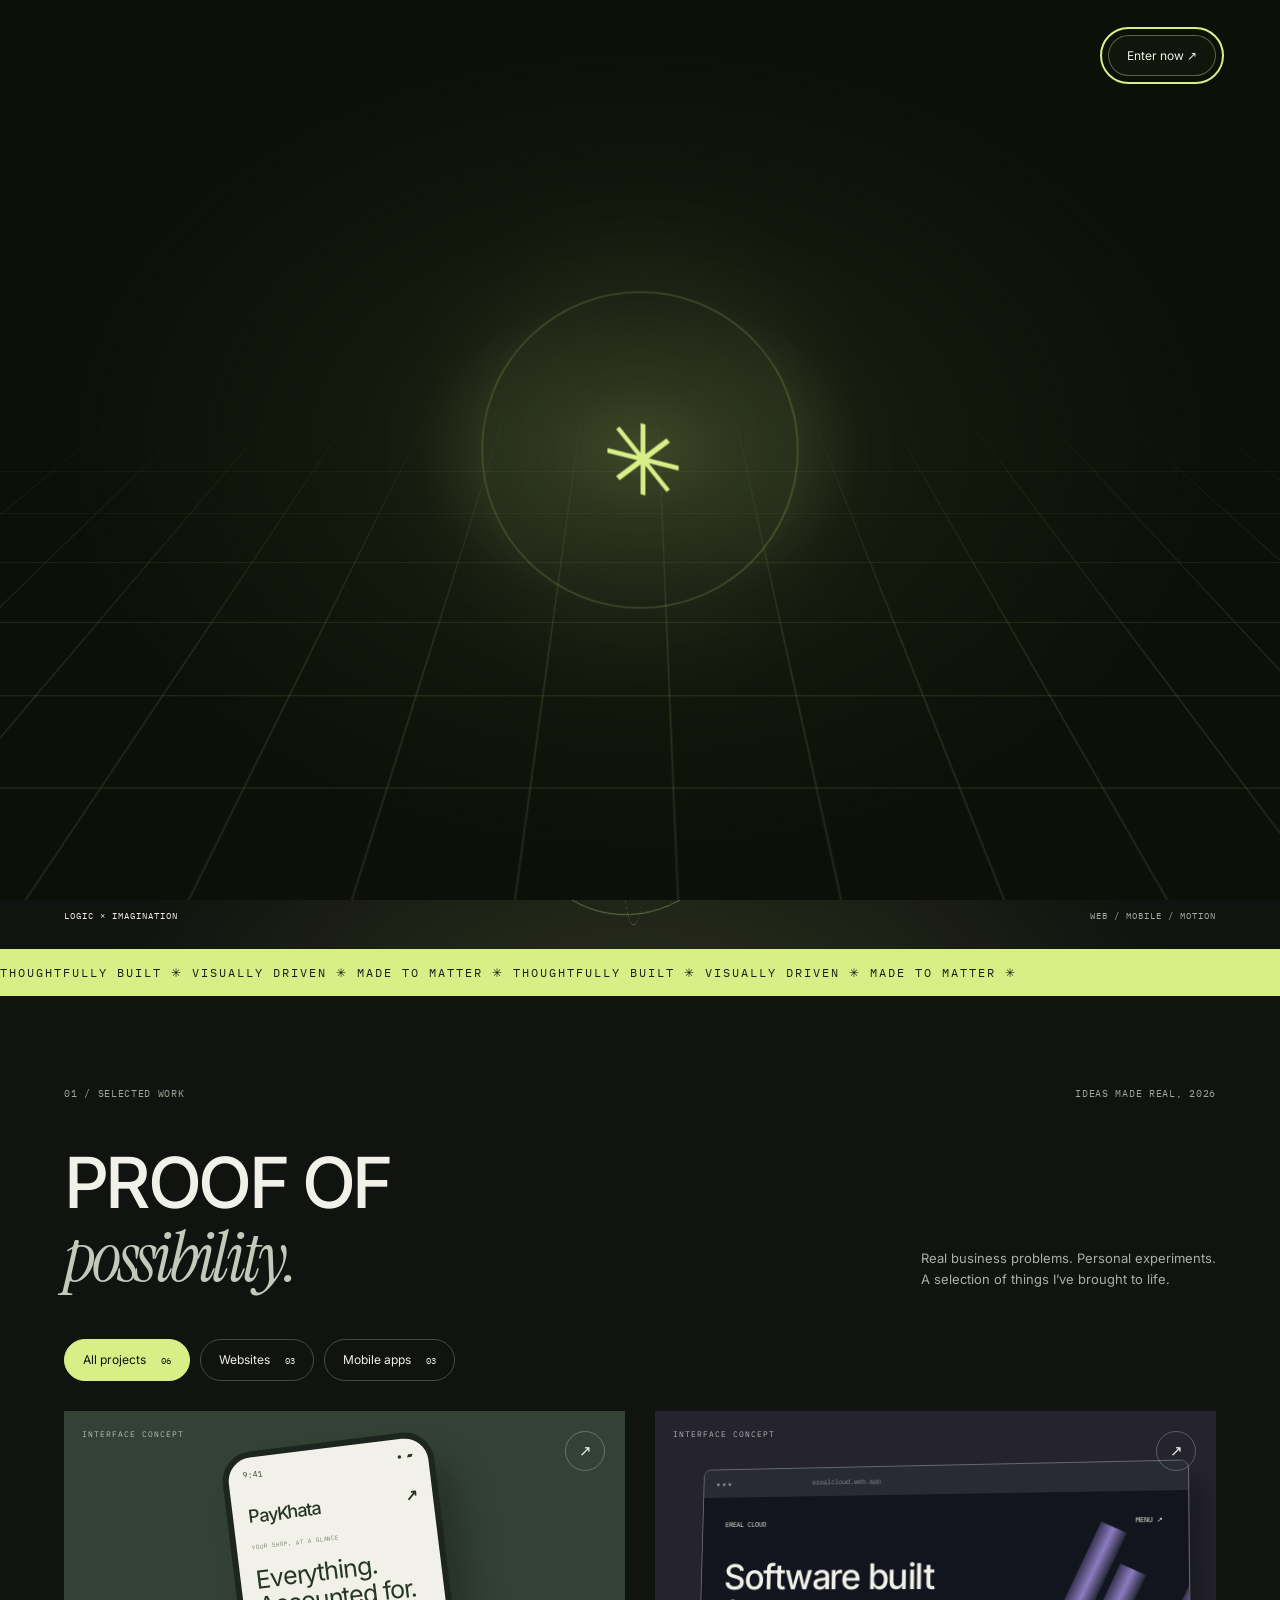
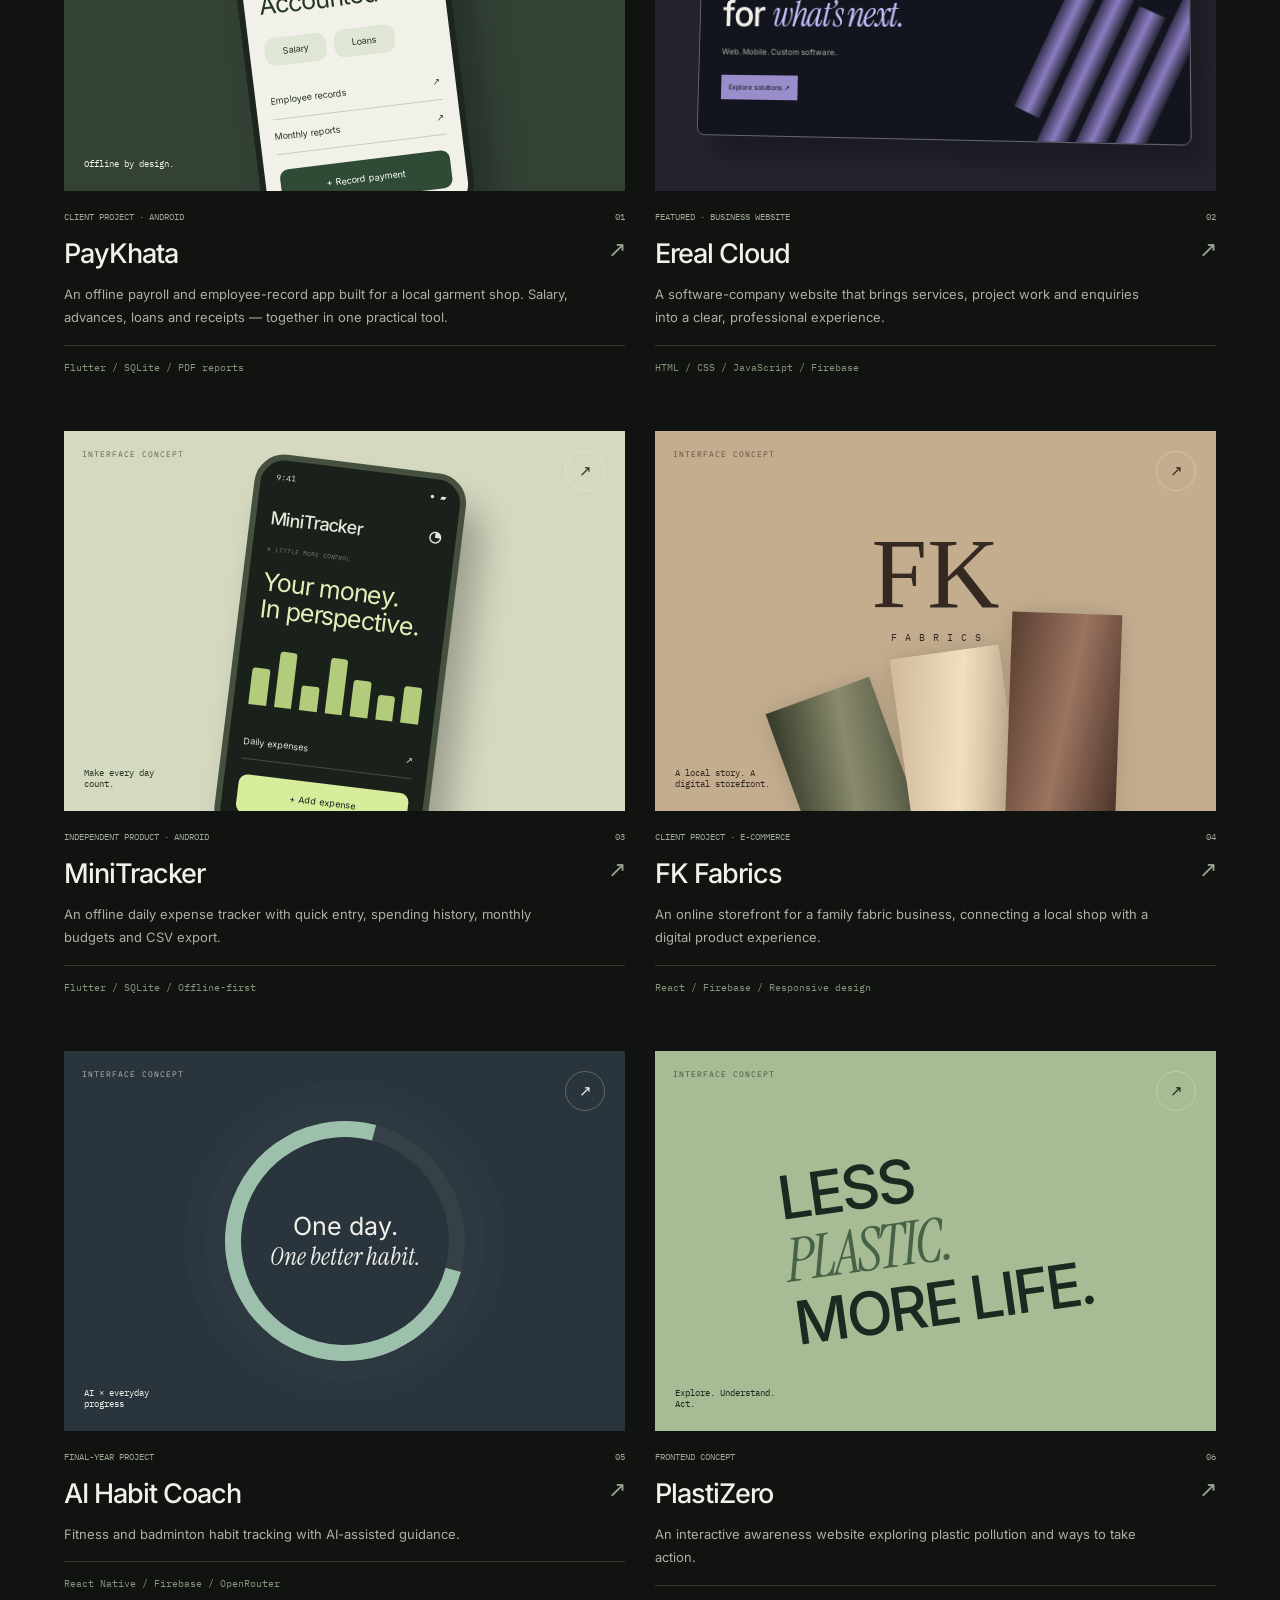
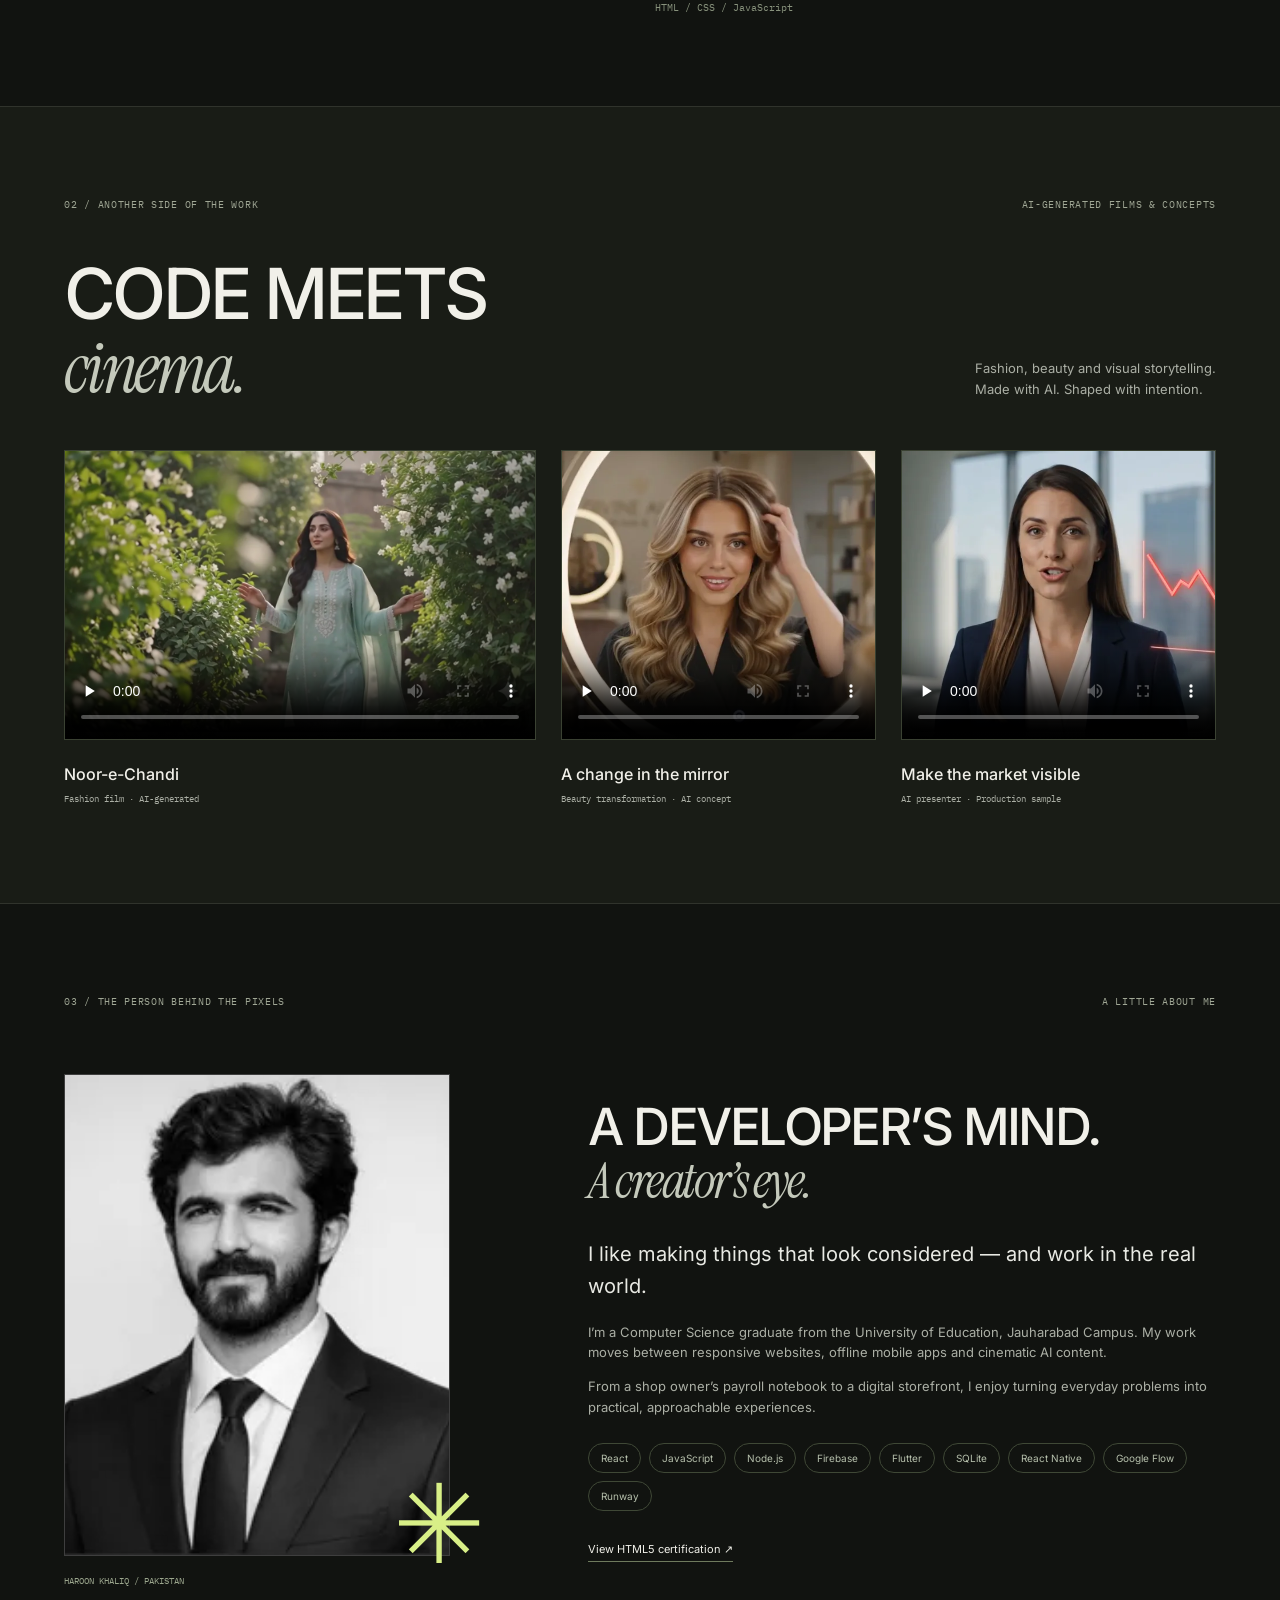
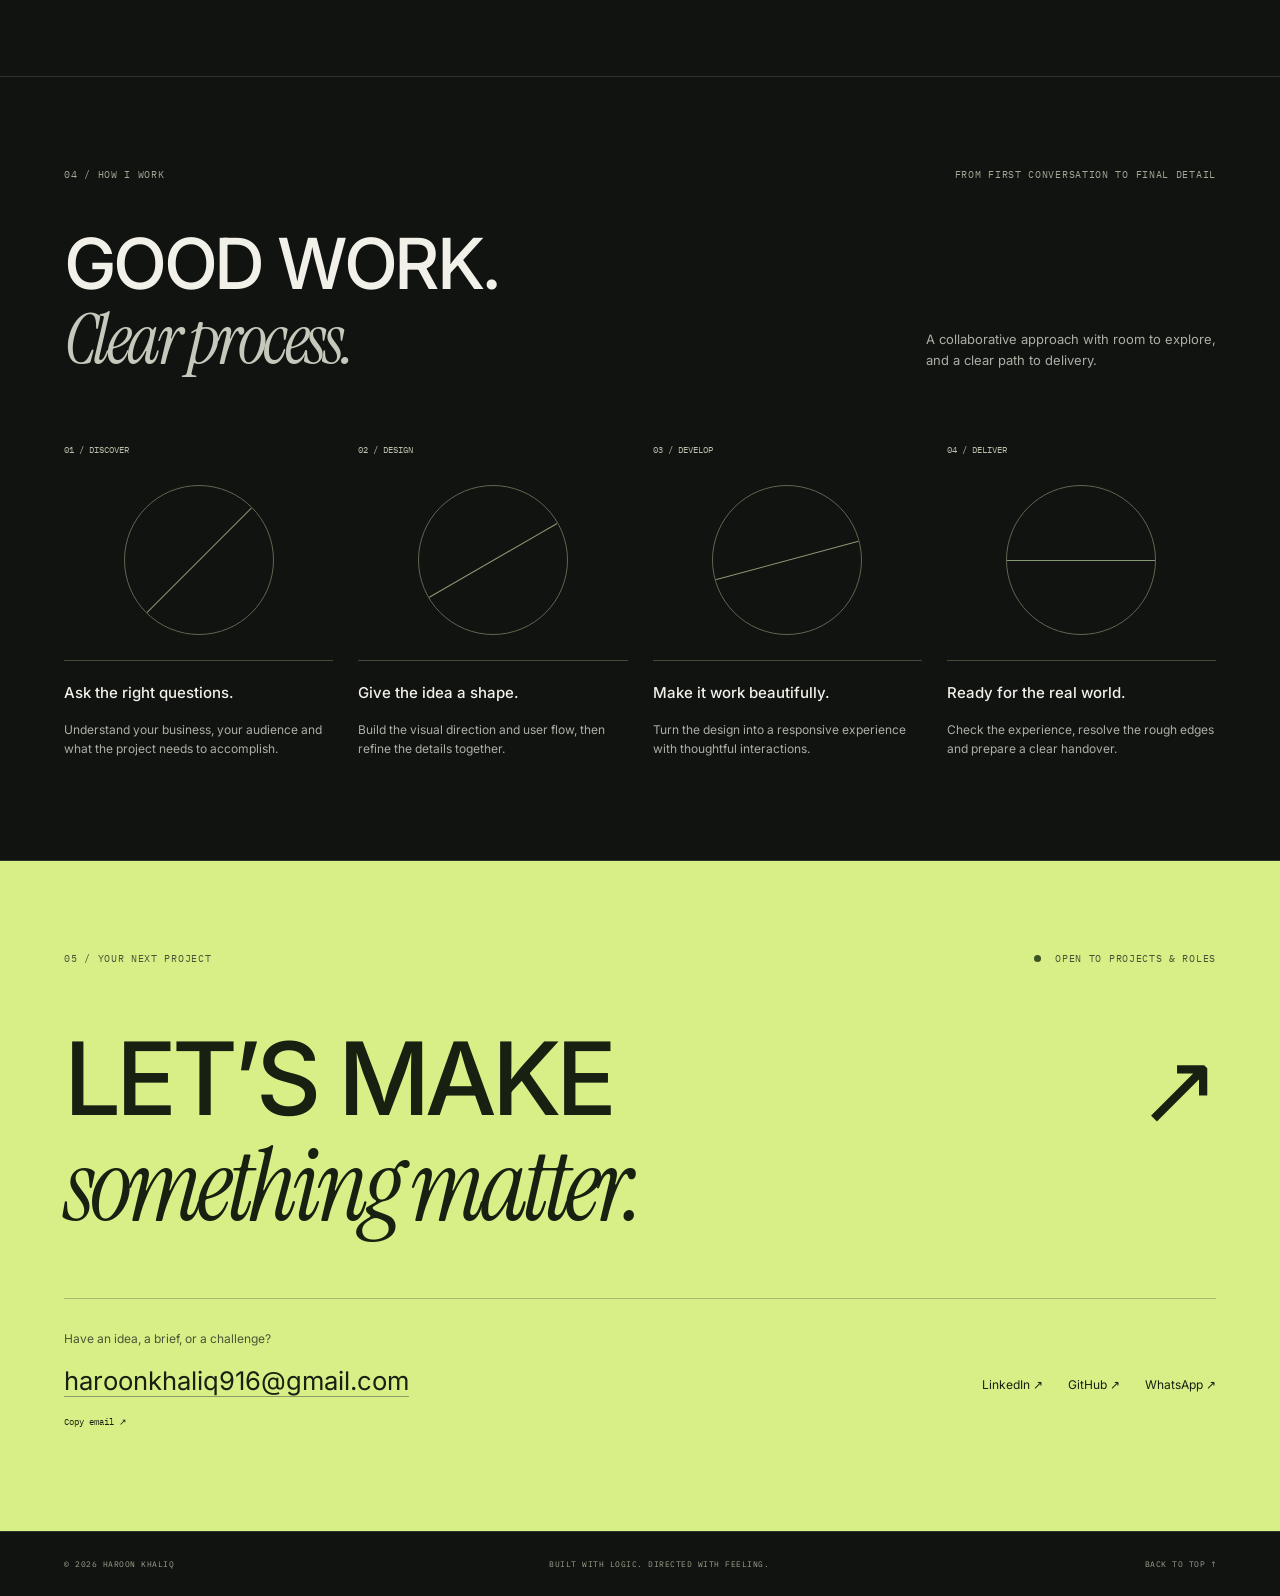
<file: index.html>
<!doctype html><html lang="en"><head><meta charset="utf-8"><meta name="viewport" content="width=device-width,initial-scale=1"><meta name="theme-color" content="#111310"><title>Haroon Khaliq — Developer & AI Creator</title><meta name="description" content="Websites, offline mobile apps and cinematic AI content. Explore selected work by Haroon Khaliq, a freelance full-stack developer based in Pakistan."><link rel="canonical" href="https://haroonkhaliq916-sys.github.io/portfolio/"><meta property="og:title" content="Haroon Khaliq — Ideas into experiences"><meta property="og:description" content="Selected websites, mobile apps and AI films."><link rel="icon" href="./assets/favicon.svg" type="image/svg+xml"><link rel="stylesheet" href="./assets/style.css"><script defer src="./assets/main.js"></script><link rel="stylesheet" href="./assets/motion.css"><script defer src="./assets/motion.js"></script></head><body><a class="skip" href="#main">Skip to content</a><div class="progress" aria-hidden="true"></div><header><a class="logo" href="#main" aria-label="Haroon Khaliq home">h/k<span>HAROON KHALIQ<br>DEVELOPER & CREATOR</span></a><button class="menu" aria-expanded="false" aria-controls="nav">Menu +</button><nav id="nav"><a href="#work">Work <sup>06</sup></a><a href="#about">About</a><a href="#process">Process</a><a class="nav-contact" href="#contact">Let’s talk ↗</a></nav></header><main id="main"><section class="hero"><div class="hero-eyebrow"><span><i class="status"></i> AVAILABLE FOR REMOTE WORK</span><span>BASED IN PAKISTAN · WORKING WORLDWIDE</span></div><h1>TURNING IDEAS<br>INTO <span class="serif">experiences.</span><span class="hero-star" aria-hidden="true">✳</span></h1><div class="hero-bottom"><span class="mini-index">INDEPENDENT THINKING.<br>THOUGHTFUL EXECUTION.</span><p>I’m Haroon — a full-stack developer and AI creator. I build useful digital products and visuals that make people pause.</p><a class="round-link" href="#work" aria-label="Explore selected work">↓<span>EXPLORE WORK</span></a></div><button class="replay-entrance" type="button">Replay entrance ↗</button><div class="hero-art" aria-hidden="true"><div class="depth-scene"><div class="depth-gimbal"><div class="depth-core"><i></i><i></i><i></i><i></i><i></i><i></i></div><div class="depth-ring ring-a"></div><div class="depth-ring ring-b"></div><div class="depth-ring ring-c"></div></div></div><div class="orbit o1"></div><div class="orbit o2"></div><div class="orbit o3"></div><span class="art-cross">+</span><span class="art-text">LOGIC × IMAGINATION</span><div class="art-tag">WEB / MOBILE / MOTION</div></div></section><div class="ticker" aria-hidden="true"><div>THOUGHTFULLY BUILT ✳ VISUALLY DRIVEN ✳ MADE TO MATTER ✳ THOUGHTFULLY BUILT ✳ VISUALLY DRIVEN ✳ MADE TO MATTER ✳ </div></div><section id="work" class="work section"><div class="section-label"><span>01 / SELECTED WORK</span><span>IDEAS MADE REAL, 2026</span></div><div class="section-heading"><h2>PROOF OF<br><em>possibility.</em></h2><p>Real business problems. Personal experiments.<br>A selection of things I’ve brought to life.</p></div><div class="filters" aria-label="Filter projects"><button class="active" data-filter="All" aria-pressed="true">All projects <span>06</span></button><button data-filter="Websites" aria-pressed="false">Websites <span>03</span></button><button data-filter="Apps" aria-pressed="false">Mobile apps <span>03</span></button></div><div class="project-grid"><article class="project-card" data-category="Apps"><button class="project-open" data-project="paykhata" aria-label="View PayKhata project details"><div class="project-visual pay"><div class="phone"><div class="phone-top">9:41 <span>● ▰</span></div><b>PayKhata <small>↗</small></b><p>YOUR SHOP, AT A GLANCE</p><div class="app-total">Everything.<br>Accounted for.</div><div class="app-pills"><span>Salary</span><span>Loans</span></div><div class="app-row">Employee records <span>↗</span></div><div class="app-row">Monthly reports <span>↗</span></div><div class="app-add">+ Record payment</div></div><span class="visual-note">Offline by design.</span><span class="open-arrow">↗</span><span class="preview-label">INTERFACE CONCEPT</span></div><div class="card-meta"><span>CLIENT PROJECT · ANDROID</span><span>01</span></div><h3>PayKhata <span>↗</span></h3><p>An offline payroll and employee-record app built for a local garment shop. Salary, advances, loans and receipts — together in one practical tool.</p><div class="stack">Flutter / SQLite / PDF reports</div></button></article><article class="project-card" data-category="Websites"><button class="project-open" data-project="ereal" aria-label="View Ereal Cloud project details"><div class="project-visual cloud"><div class="browser"><div class="browser-bar">● ● ● <span>erealcloud.web.app</span></div><div class="cloud-inner"><small>EREAL CLOUD <span>MENU ↗</span></small><h4>Software built<br>for <em>what’s next.</em></h4><p>Web. Mobile. Custom software.</p><span class="mock-btn">Explore solutions ↗</span><div class="pillars"><i></i><i></i><i></i><i></i></div></div></div><span class="open-arrow">↗</span><span class="preview-label">INTERFACE CONCEPT</span></div><div class="card-meta"><span>FEATURED · BUSINESS WEBSITE</span><span>02</span></div><h3>Ereal Cloud <span>↗</span></h3><p>A software-company website that brings services, project work and enquiries into a clear, professional experience.</p><div class="stack">HTML / CSS / JavaScript / Firebase</div></button></article><article class="project-card" data-category="Apps"><button class="project-open" data-project="mini" aria-label="View MiniTracker project details"><div class="project-visual mini"><div class="phone"><div class="phone-top">9:41 <span>● ▰</span></div><b>MiniTracker <small>◔</small></b><p>A LITTLE MORE CONTROL</p><div class="app-total">Your money.<br>In perspective.</div><div class="bars"><i></i><i></i><i></i><i></i><i></i><i></i><i></i></div><div class="app-row">Daily expenses <span>↗</span></div><div class="app-add">+ Add expense</div></div><span class="visual-note">Make every day count.</span><span class="open-arrow">↗</span><span class="preview-label">INTERFACE CONCEPT</span></div><div class="card-meta"><span>INDEPENDENT PRODUCT · ANDROID</span><span>03</span></div><h3>MiniTracker <span>↗</span></h3><p>An offline daily expense tracker with quick entry, spending history, monthly budgets and CSV export.</p><div class="stack">Flutter / SQLite / Offline-first</div></button></article><article class="project-card" data-category="Websites"><button class="project-open" data-project="fk" aria-label="View FK Fabrics project details"><div class="project-visual fabric"><div class="fabric-word">FK<span>FABRICS</span></div><div class="swatches"><i></i><i></i><i></i></div><span class="visual-note">A local story. A digital storefront.</span><span class="open-arrow">↗</span><span class="preview-label">INTERFACE CONCEPT</span></div><div class="card-meta"><span>CLIENT PROJECT · E-COMMERCE</span><span>04</span></div><h3>FK Fabrics <span>↗</span></h3><p>An online storefront for a family fabric business, connecting a local shop with a digital product experience.</p><div class="stack">React / Firebase / Responsive design</div></button></article><article class="project-card" data-category="Apps"><button class="project-open" data-project="habit" aria-label="View AI Habit Coach project details"><div class="project-visual habit"><div class="habit-ring"><span>One day.<br><em>One better habit.</em></span></div><span class="visual-note">AI × everyday progress</span><span class="open-arrow">↗</span><span class="preview-label">INTERFACE CONCEPT</span></div><div class="card-meta"><span>FINAL-YEAR PROJECT</span><span>05</span></div><h3>AI Habit Coach <span>↗</span></h3><p>Fitness and badminton habit tracking with AI-assisted guidance.</p><div class="stack">React Native / Firebase / OpenRouter</div></button></article><article class="project-card" data-category="Websites"><button class="project-open" data-project="plastic" aria-label="View PlastiZero project details"><div class="project-visual plastic"><div class="plastic-word">LESS<br><em>PLASTIC.</em><br>MORE LIFE.</div><span class="visual-note">Explore. Understand. Act.</span><span class="open-arrow">↗</span><span class="preview-label">INTERFACE CONCEPT</span></div><div class="card-meta"><span>FRONTEND CONCEPT</span><span>06</span></div><h3>PlastiZero <span>↗</span></h3><p>An interactive awareness website exploring plastic pollution and ways to take action.</p><div class="stack">HTML / CSS / JavaScript</div></button></article></div></section><section id="motion" class="section motion"><div class="section-label"><span>02 / ANOTHER SIDE OF THE WORK</span><span>AI-GENERATED FILMS & CONCEPTS</span></div><div class="section-heading"><h2>CODE MEETS<br><em>cinema.</em></h2><p>Fashion, beauty and visual storytelling.<br>Made with AI. Shaped with intention.</p></div><div class="film-grid"><article class="film"><video controls playsinline preload="none" poster="./media/fashion.webp" aria-label="Noor-e-Chandi"><source src="./media/ad2.mp4" type="video/mp4"></video><h3>Noor-e-Chandi</h3><p>Fashion film · AI-generated</p></article><article class="film"><video controls playsinline preload="none" poster="./media/salon.webp" aria-label="A change in the mirror"><source src="./media/ad3.mp4" type="video/mp4"></video><h3>A change in the mirror</h3><p>Beauty transformation · AI concept</p></article><article class="film"><video controls playsinline preload="none" poster="./media/marketing.webp" aria-label="Make the market visible"><source src="./media/marketing.mp4" type="video/mp4"></video><h3>Make the market visible</h3><p>AI presenter · Production sample</p></article></div></section><section id="about" class="section about"><div class="section-label"><span>03 / THE PERSON BEHIND THE PIXELS</span><span>A LITTLE ABOUT ME</span></div><div class="about-grid"><div class="portrait"><img src="./media/profile.webp" alt="Haroon Khaliq" loading="lazy"><span>HAROON KHALIQ / PAKISTAN</span><div class="portrait-star" aria-hidden="true">✳</div></div><div><h2>A DEVELOPER’S MIND.<br><em>A creator’s eye.</em></h2><p class="about-lead">I like making things that look considered — and work in the real world.</p><p>I’m a Computer Science graduate from the University of Education, Jauharabad Campus. My work moves between responsive websites, offline mobile apps and cinematic AI content.</p><p>From a shop owner’s payroll notebook to a digital storefront, I enjoy turning everyday problems into practical, approachable experiences.</p><div class="skill-list"><span>React</span><span>JavaScript</span><span>Node.js</span><span>Firebase</span><span>Flutter</span><span>SQLite</span><span>React Native</span><span>Google Flow</span><span>Runway</span></div><a class="text-link" href="./html5-certificate.png" target="_blank" rel="noopener">View HTML5 certification ↗</a></div></div></section><section id="process" class="section process"><div class="section-label"><span>04 / HOW I WORK</span><span>FROM FIRST CONVERSATION TO FINAL DETAIL</span></div><div class="section-heading"><h2>GOOD WORK.<br><em>Clear process.</em></h2><p>A collaborative approach with room to explore,<br>and a clear path to delivery.</p></div><div class="steps"><article><span>01 / DISCOVER</span><div class="step-orbit"></div><h3>Ask the right questions.</h3><p>Understand your business, your audience and what the project needs to accomplish.</p></article><article><span>02 / DESIGN</span><div class="step-orbit"></div><h3>Give the idea a shape.</h3><p>Build the visual direction and user flow, then refine the details together.</p></article><article><span>03 / DEVELOP</span><div class="step-orbit"></div><h3>Make it work beautifully.</h3><p>Turn the design into a responsive experience with thoughtful interactions.</p></article><article><span>04 / DELIVER</span><div class="step-orbit"></div><h3>Ready for the real world.</h3><p>Check the experience, resolve the rough edges and prepare a clear handover.</p></article></div></section><section id="contact" class="section contact"><div class="section-label"><span>05 / YOUR NEXT PROJECT</span><span><i class="status"></i> OPEN TO PROJECTS & ROLES</span></div><h2>LET’S MAKE<br><em>something matter.</em><a href="mailto:haroonkhaliq916@gmail.com" aria-label="Email Haroon">↗</a></h2><div class="contact-bottom"><div><p>Have an idea, a brief, or a challenge?</p><a class="email" href="mailto:haroonkhaliq916@gmail.com">haroonkhaliq916@gmail.com</a><button id="copy-email">Copy email ↗</button><span id="copy-status" role="status"></span></div><div class="social"><a href="https://www.linkedin.com/in/haroon-khaliq-b95a1b279" target="_blank" rel="noopener">LinkedIn ↗</a><a href="https://github.com/haroonkhaliq916-sys" target="_blank" rel="noopener">GitHub ↗</a><a href="https://wa.me/923064111055" target="_blank" rel="noopener">WhatsApp ↗</a></div></div></section></main><footer><span>© 2026 HAROON KHALIQ</span><span>BUILT WITH LOGIC. DIRECTED WITH FEELING.</span><a href="#main">BACK TO TOP ↑</a></footer><dialog id="project-dialog" aria-labelledby="dialog-title"><button class="close-dialog" aria-label="Close project details">Close ×</button><div id="dialog-content"></div></dialog></body></html>
</file>
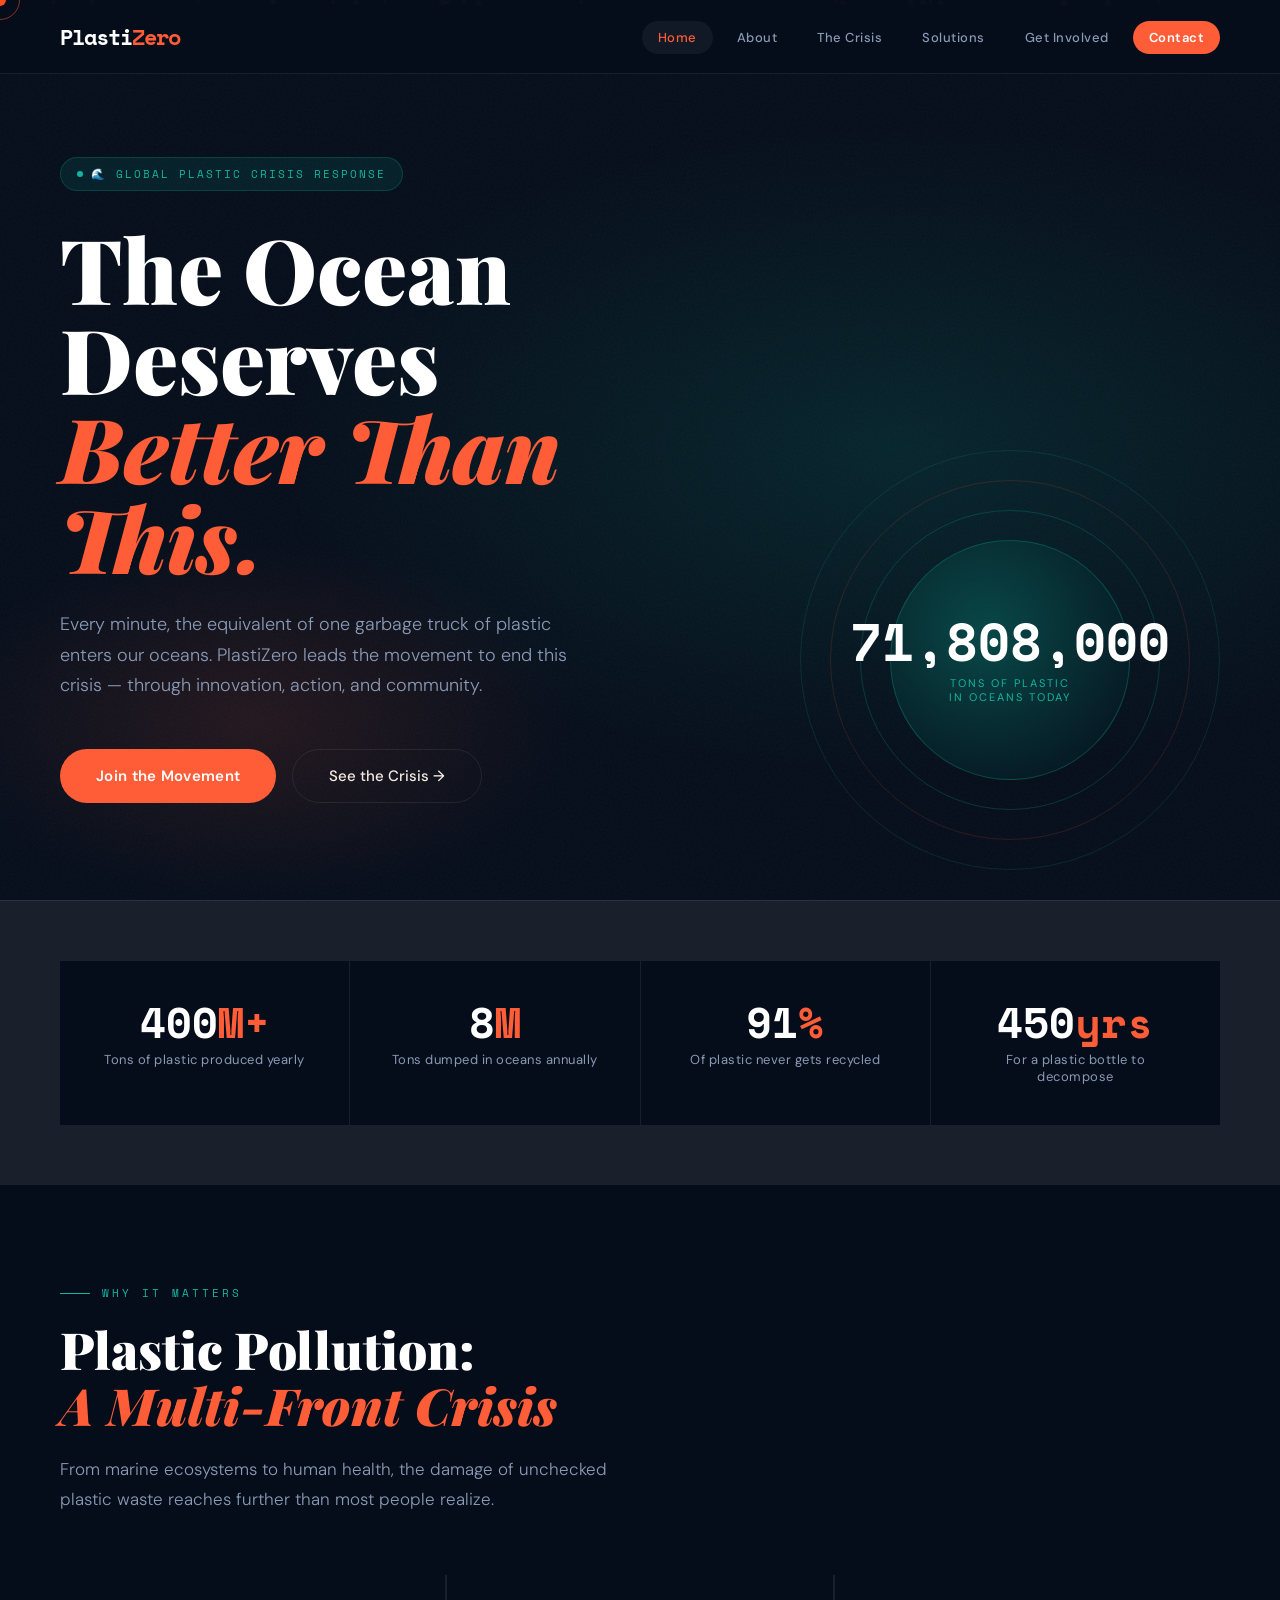
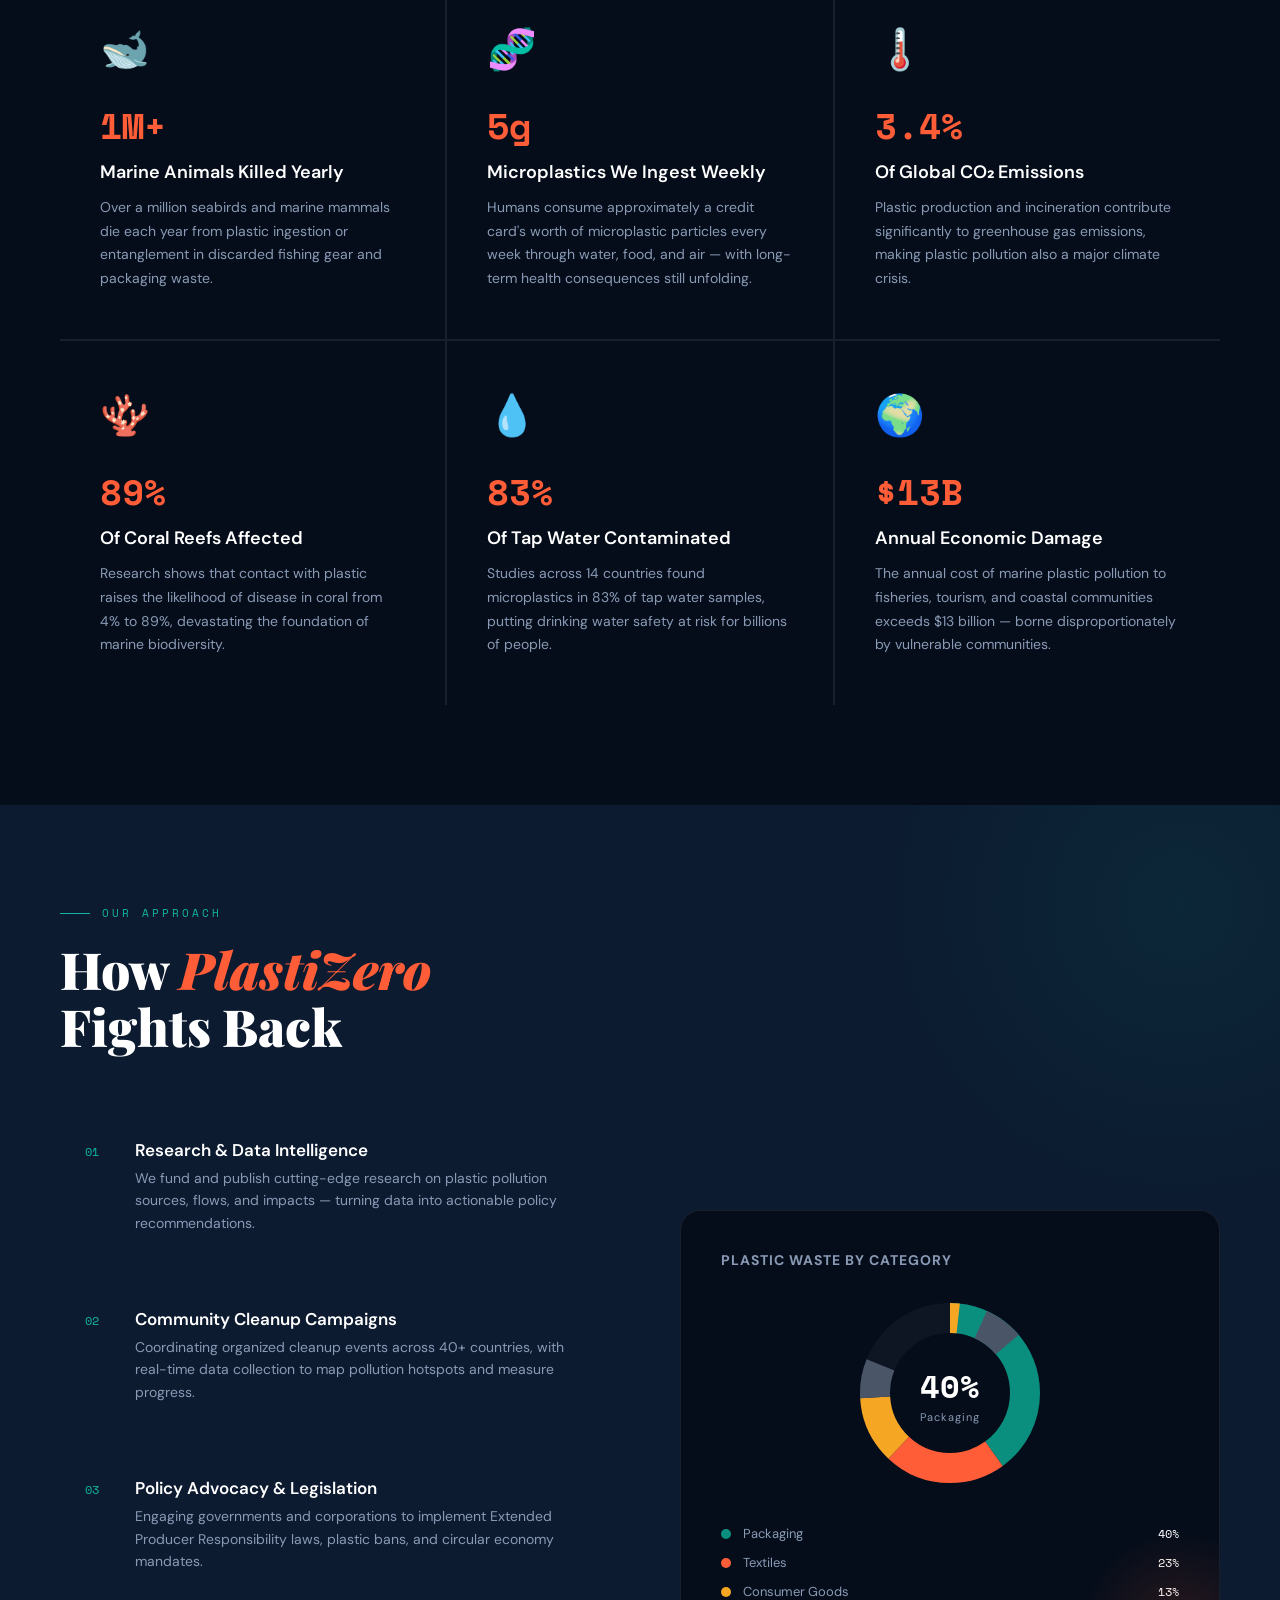
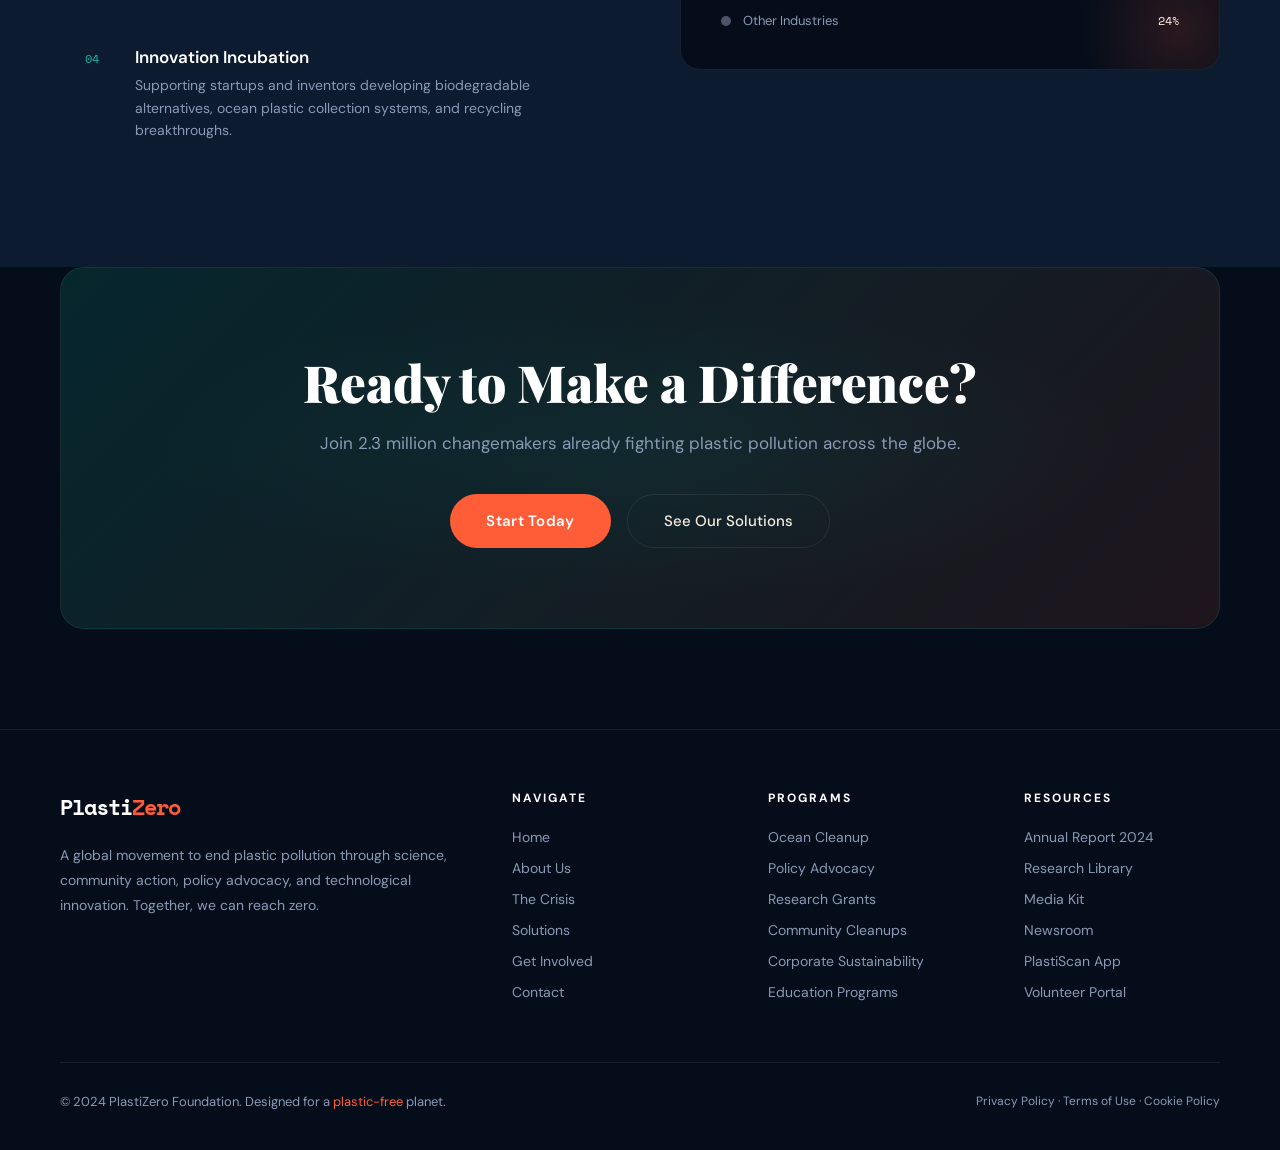
<file: plastizero.html>
<!DOCTYPE html>
<html lang="en">
<head>
<meta charset="UTF-8">
<meta name="viewport" content="width=device-width, initial-scale=1.0">
<title>PlastiZero — End Plastic Pollution</title>
<link href="https://fonts.googleapis.com/css2?family=Playfair+Display:ital,wght@0,700;0,900;1,700&family=DM+Sans:wght@300;400;500;600&family=Space+Mono:wght@400;700&display=swap" rel="stylesheet">
<style>
  :root {
    --navy: #050d1a;
    --navy2: #0c1b30;
    --teal: #0a8f7e;
    --teal-light: #12b5a0;
    --coral: #ff5c38;
    --amber: #f5a623;
    --cream: #f2ece0;
    --muted: #8a9ab5;
    --white: #ffffff;
    --glass: rgba(255,255,255,0.05);
    --border: rgba(255,255,255,0.08);
  }

  *, *::before, *::after { margin: 0; padding: 0; box-sizing: border-box; }
  html { scroll-behavior: smooth; }
  body {
    font-family: 'DM Sans', sans-serif;
    background: var(--navy);
    color: var(--cream);
    overflow-x: hidden;
    cursor: none;
  }

  .cursor {
    width: 12px; height: 12px;
    background: var(--coral);
    border-radius: 50%;
    position: fixed;
    pointer-events: none;
    z-index: 9999;
    transform: translate(-50%, -50%);
    transition: transform 0.1s, width 0.3s, height 0.3s, background 0.3s;
    mix-blend-mode: difference;
  }
  .cursor-ring {
    width: 40px; height: 40px;
    border: 1px solid rgba(255,92,56,0.5);
    border-radius: 50%;
    position: fixed;
    pointer-events: none;
    z-index: 9998;
    transform: translate(-50%, -50%);
    transition: transform 0.15s ease-out, width 0.3s, height 0.3s;
  }

  nav {
    position: fixed;
    top: 0; left: 0; right: 0;
    z-index: 1000;
    display: flex;
    justify-content: space-between;
    align-items: center;
    padding: 20px 60px;
    border-bottom: 1px solid var(--border);
    background: rgba(5,13,26,0.85);
    backdrop-filter: blur(20px);
    transition: padding 0.3s;
  }
  nav.scrolled { padding: 14px 60px; }

  .logo {
    font-family: 'Space Mono', monospace;
    font-size: 22px;
    font-weight: 700;
    color: var(--white);
    letter-spacing: -1px;
    cursor: pointer;
  }
  .logo span { color: var(--coral); }

  .nav-links {
    display: flex;
    gap: 8px;
    list-style: none;
  }
  .nav-links a {
    font-size: 13px;
    font-weight: 500;
    color: var(--muted);
    text-decoration: none;
    padding: 8px 16px;
    border-radius: 100px;
    letter-spacing: 0.5px;
    transition: all 0.3s;
    cursor: pointer;
  }
  .nav-links a:hover, .nav-links a.active {
    color: var(--white);
    background: var(--glass);
  }
  .nav-links a.active { color: var(--coral); }

  .nav-cta {
    background: var(--coral);
    color: var(--white) !important;
    font-weight: 600 !important;
  }
  .nav-cta:hover { background: #e64428 !important; color: var(--white) !important; }

  .hamburger {
    display: none;
    flex-direction: column;
    gap: 5px;
    cursor: pointer;
  }
  .hamburger span {
    width: 24px; height: 2px;
    background: var(--cream);
    transition: 0.3s;
  }

  .page { display: none; animation: fadeInUp 0.6s ease; }
  .page.active { display: block; }

  @keyframes fadeInUp {
    from { opacity: 0; transform: translateY(30px); }
    to { opacity: 1; transform: translateY(0); }
  }

  /* ========= HOME ========= */
  .hero {
    min-height: 100vh;
    position: relative;
    display: flex;
    align-items: center;
    padding: 140px 60px 80px;
    overflow: hidden;
  }

  .hero-bg {
    position: absolute;
    inset: 0;
    background:
      radial-gradient(ellipse 80% 60% at 70% 50%, rgba(10,143,126,0.18) 0%, transparent 60%),
      radial-gradient(ellipse 50% 40% at 20% 80%, rgba(255,92,56,0.12) 0%, transparent 50%),
      var(--navy);
  }

  .hero-noise {
    position: absolute;
    inset: 0;
    opacity: 0.04;
    background-image: url("data:image/svg+xml,%3Csvg viewBox='0 0 512 512' xmlns='http://www.w3.org/2000/svg'%3E%3Cfilter id='n'%3E%3CfeTurbulence type='fractalNoise' baseFrequency='0.9' numOctaves='4' stitchTiles='stitch'/%3E%3C/filter%3E%3Crect width='100%25' height='100%25' filter='url(%23n)'/%3E%3C/svg%3E");
  }

  .floating-particles { position: absolute; inset: 0; pointer-events: none; }
  .particle {
    position: absolute;
    width: 4px; height: 4px;
    background: var(--teal-light);
    border-radius: 50%;
    opacity: 0.4;
    animation: float linear infinite;
  }

  @keyframes float {
    0% { transform: translateY(100vh) rotate(0deg); opacity: 0; }
    10% { opacity: 0.4; }
    90% { opacity: 0.4; }
    100% { transform: translateY(-100px) rotate(360deg); opacity: 0; }
  }

  .hero-content { position: relative; z-index: 2; max-width: 700px; }

  .hero-badge {
    display: inline-flex;
    align-items: center;
    gap: 8px;
    background: rgba(10,143,126,0.15);
    border: 1px solid rgba(10,143,126,0.3);
    color: var(--teal-light);
    font-family: 'Space Mono', monospace;
    font-size: 11px;
    letter-spacing: 2px;
    padding: 8px 16px;
    border-radius: 100px;
    margin-bottom: 32px;
    animation: fadeInUp 0.6s 0.1s both;
  }
  .hero-badge::before {
    content: '';
    width: 6px; height: 6px;
    background: var(--teal-light);
    border-radius: 50%;
    animation: pulse 2s infinite;
  }
  @keyframes pulse {
    0%, 100% { opacity: 1; }
    50% { opacity: 0.3; }
  }

  .hero-title {
    font-family: 'Playfair Display', serif;
    font-size: clamp(52px, 7vw, 90px);
    line-height: 1.0;
    font-weight: 900;
    color: var(--white);
    margin-bottom: 28px;
    animation: fadeInUp 0.7s 0.2s both;
  }
  .hero-title em { font-style: italic; color: var(--coral); display: block; }

  .hero-desc {
    font-size: 18px;
    line-height: 1.7;
    color: var(--muted);
    max-width: 520px;
    margin-bottom: 48px;
    font-weight: 300;
    animation: fadeInUp 0.7s 0.3s both;
  }

  .hero-actions { display: flex; gap: 16px; flex-wrap: wrap; animation: fadeInUp 0.7s 0.4s both; }

  .btn-primary {
    background: var(--coral);
    color: var(--white);
    border: none;
    padding: 16px 36px;
    border-radius: 100px;
    font-family: 'DM Sans', sans-serif;
    font-size: 15px;
    font-weight: 600;
    cursor: pointer;
    transition: all 0.3s;
    letter-spacing: 0.3px;
  }
  .btn-primary:hover {
    background: #e64428;
    transform: translateY(-2px);
    box-shadow: 0 16px 40px rgba(255,92,56,0.4);
  }

  .btn-outline {
    background: transparent;
    color: var(--cream);
    border: 1px solid var(--border);
    padding: 16px 36px;
    border-radius: 100px;
    font-family: 'DM Sans', sans-serif;
    font-size: 15px;
    font-weight: 500;
    cursor: pointer;
    transition: all 0.3s;
  }
  .btn-outline:hover {
    border-color: rgba(255,255,255,0.3);
    background: var(--glass);
    transform: translateY(-2px);
  }

  .hero-visual {
    position: absolute;
    right: 60px;
    top: 50%;
    transform: translateY(-50%);
    width: 420px;
    height: 420px;
    animation: fadeInUp 0.8s 0.5s both;
  }

  .globe-ring {
    position: absolute;
    border-radius: 50%;
    border: 1px solid;
    animation: spin linear infinite;
  }
  .globe-ring:nth-child(1) { inset: 0; border-color: rgba(10,143,126,0.2); animation-duration: 20s; }
  .globe-ring:nth-child(2) { inset: 30px; border-color: rgba(255,92,56,0.15); animation-duration: 15s; animation-direction: reverse; }
  .globe-ring:nth-child(3) { inset: 60px; border-color: rgba(10,143,126,0.3); animation-duration: 25s; }

  .globe-center {
    position: absolute;
    inset: 90px;
    border-radius: 50%;
    background: radial-gradient(circle at 40% 40%, rgba(10,143,126,0.4), rgba(5,13,26,0.8));
    border: 1px solid rgba(10,143,126,0.4);
    display: flex;
    align-items: center;
    justify-content: center;
    flex-direction: column;
    gap: 8px;
  }
  .globe-center .big-num {
    font-family: 'Space Mono', monospace;
    font-size: 52px;
    font-weight: 700;
    color: var(--white);
    line-height: 1;
  }
  .globe-center .big-label {
    font-size: 11px;
    color: var(--teal-light);
    letter-spacing: 2px;
    text-transform: uppercase;
    text-align: center;
    padding: 0 20px;
  }

  @keyframes spin {
    from { transform: rotate(0deg); }
    to { transform: rotate(360deg); }
  }

  .stats-bar {
    padding: 60px;
    border-top: 1px solid var(--border);
    display: grid;
    grid-template-columns: repeat(4, 1fr);
    gap: 1px;
    background: var(--border);
  }
  .stat-item {
    background: var(--navy);
    padding: 40px;
    text-align: center;
    transition: background 0.3s;
  }
  .stat-item:hover { background: var(--navy2); }
  .stat-num {
    font-family: 'Space Mono', monospace;
    font-size: 42px;
    font-weight: 700;
    color: var(--white);
    line-height: 1;
    margin-bottom: 8px;
  }
  .stat-num span { color: var(--coral); }
  .stat-label { font-size: 13px; color: var(--muted); letter-spacing: 0.5px; }

  section { padding: 100px 60px; }

  .section-tag {
    font-family: 'Space Mono', monospace;
    font-size: 11px;
    letter-spacing: 3px;
    color: var(--teal-light);
    text-transform: uppercase;
    margin-bottom: 20px;
    display: flex;
    align-items: center;
    gap: 12px;
  }
  .section-tag::before { content: ''; width: 30px; height: 1px; background: var(--teal-light); }

  .section-title {
    font-family: 'Playfair Display', serif;
    font-size: clamp(36px, 4vw, 56px);
    font-weight: 900;
    color: var(--white);
    line-height: 1.1;
    margin-bottom: 20px;
  }
  .section-title em { color: var(--coral); font-style: italic; }

  .section-desc {
    font-size: 17px;
    color: var(--muted);
    line-height: 1.8;
    max-width: 580px;
    font-weight: 300;
  }

  .impact-grid {
    display: grid;
    grid-template-columns: repeat(3, 1fr);
    gap: 2px;
    margin-top: 60px;
    background: var(--border);
  }
  .impact-card {
    background: var(--navy);
    padding: 48px 40px;
    position: relative;
    overflow: hidden;
    transition: background 0.4s;
    cursor: default;
  }
  .impact-card::before {
    content: '';
    position: absolute;
    top: 0; left: 0; right: 0;
    height: 2px;
    background: var(--teal);
    transform: scaleX(0);
    transition: transform 0.4s;
    transform-origin: left;
  }
  .impact-card:hover { background: var(--navy2); }
  .impact-card:hover::before { transform: scaleX(1); }
  .impact-icon { font-size: 40px; margin-bottom: 24px; display: block; }
  .impact-num {
    font-family: 'Space Mono', monospace;
    font-size: 36px;
    font-weight: 700;
    color: var(--coral);
    margin-bottom: 8px;
  }
  .impact-title { font-size: 18px; font-weight: 600; color: var(--white); margin-bottom: 12px; }
  .impact-desc { font-size: 14px; color: var(--muted); line-height: 1.7; }

  .features-section {
    padding: 100px 60px;
    background: var(--navy2);
    position: relative;
    overflow: hidden;
  }
  .features-section::before {
    content: '';
    position: absolute;
    top: -200px; right: -200px;
    width: 600px; height: 600px;
    border-radius: 50%;
    background: radial-gradient(circle, rgba(10,143,126,0.1) 0%, transparent 70%);
    pointer-events: none;
  }

  .features-grid {
    display: grid;
    grid-template-columns: 1fr 1fr;
    gap: 80px;
    align-items: center;
    margin-top: 60px;
  }

  .feature-list { display: flex; flex-direction: column; gap: 24px; }
  .feature-item {
    display: flex;
    gap: 20px;
    align-items: flex-start;
    padding: 24px;
    border-radius: 12px;
    border: 1px solid transparent;
    transition: all 0.3s;
    cursor: default;
  }
  .feature-item:hover { border-color: var(--border); background: var(--glass); }
  .feature-num {
    font-family: 'Space Mono', monospace;
    font-size: 12px;
    color: var(--teal-light);
    min-width: 30px;
    padding-top: 4px;
  }
  .feature-text h4 { font-size: 17px; font-weight: 600; color: var(--white); margin-bottom: 6px; }
  .feature-text p { font-size: 14px; color: var(--muted); line-height: 1.6; }

  .visual-card {
    background: var(--navy);
    border: 1px solid var(--border);
    border-radius: 20px;
    padding: 40px;
    position: relative;
    overflow: hidden;
  }
  .visual-card::after {
    content: '';
    position: absolute;
    bottom: -60px; right: -60px;
    width: 200px; height: 200px;
    border-radius: 50%;
    background: radial-gradient(circle, rgba(255,92,56,0.15) 0%, transparent 70%);
  }

  .donut-chart { width: 200px; height: 200px; margin: 0 auto 32px; position: relative; }
  .donut-chart svg { width: 100%; height: 100%; }
  .donut-label {
    position: absolute;
    inset: 0;
    display: flex;
    flex-direction: column;
    align-items: center;
    justify-content: center;
  }
  .donut-label .pct {
    font-family: 'Space Mono', monospace;
    font-size: 32px;
    font-weight: 700;
    color: var(--white);
  }
  .donut-label .pct-label { font-size: 11px; color: var(--muted); letter-spacing: 1px; }

  .chart-legend { display: flex; flex-direction: column; gap: 12px; }
  .legend-item {
    display: flex;
    align-items: center;
    gap: 12px;
    font-size: 13px;
    color: var(--muted);
  }
  .legend-dot { width: 10px; height: 10px; border-radius: 50%; flex-shrink: 0; }
  .legend-item span:last-child {
    margin-left: auto;
    color: var(--white);
    font-family: 'Space Mono', monospace;
    font-size: 12px;
  }

  .cta-section {
    margin: 0 60px 100px;
    padding: 80px;
    background: linear-gradient(135deg, rgba(10,143,126,0.2) 0%, rgba(255,92,56,0.1) 100%);
    border: 1px solid rgba(10,143,126,0.2);
    border-radius: 24px;
    text-align: center;
    position: relative;
    overflow: hidden;
  }
  .cta-section::before {
    content: '';
    position: absolute;
    inset: 0;
    border-radius: 24px;
    background: radial-gradient(ellipse 60% 60% at 50% 50%, rgba(10,143,126,0.1) 0%, transparent 70%);
  }
  .cta-section * { position: relative; }
  .cta-section h2 {
    font-family: 'Playfair Display', serif;
    font-size: clamp(32px, 4vw, 52px);
    font-weight: 900;
    color: var(--white);
    margin-bottom: 16px;
  }
  .cta-section p { font-size: 17px; color: var(--muted); margin-bottom: 40px; }

  /* ========= ABOUT ========= */
  .values-grid {
    display: grid;
    grid-template-columns: repeat(3, 1fr);
    gap: 2px;
    background: var(--border);
    margin: 0 60px 100px;
  }
  .value-card { background: var(--navy); padding: 40px 32px; transition: background 0.3s; }
  .value-card:hover { background: var(--navy2); }
  .value-icon { font-size: 36px; margin-bottom: 20px; display: block; }
  .value-title { font-size: 20px; font-weight: 700; color: var(--white); margin-bottom: 12px; }
  .value-desc { font-size: 14px; color: var(--muted); line-height: 1.7; }

  .team-section { padding: 80px 60px 100px; }
  .team-grid {
    display: grid;
    grid-template-columns: repeat(4, 1fr);
    gap: 24px;
    margin-top: 60px;
  }
  .team-card {
    background: var(--navy2);
    border: 1px solid var(--border);
    border-radius: 16px;
    padding: 32px 24px;
    text-align: center;
    transition: all 0.3s;
    cursor: default;
  }
  .team-card:hover {
    border-color: rgba(10,143,126,0.3);
    transform: translateY(-4px);
    box-shadow: 0 20px 60px rgba(0,0,0,0.3);
  }
  .team-avatar {
    width: 80px; height: 80px;
    border-radius: 50%;
    margin: 0 auto 20px;
    display: flex;
    align-items: center;
    justify-content: center;
    font-size: 36px;
    border: 2px solid var(--border);
  }
  .team-name { font-size: 17px; font-weight: 700; color: var(--white); margin-bottom: 4px; }
  .team-role { font-size: 12px; color: var(--teal-light); letter-spacing: 1px; margin-bottom: 12px; text-transform: uppercase; }
  .team-bio { font-size: 13px; color: var(--muted); line-height: 1.6; }

  /* ========= PROBLEM ========= */
  .timeline { padding: 80px 60px; background: var(--navy2); position: relative; }
  .timeline-line {
    position: absolute;
    left: 60px;
    top: 80px; bottom: 80px;
    width: 2px;
    background: linear-gradient(to bottom, transparent, var(--teal), transparent);
    margin-left: 100px;
  }
  .timeline-items { display: flex; flex-direction: column; gap: 0; position: relative; }
  .timeline-item {
    display: grid;
    grid-template-columns: 120px 60px 1fr;
    align-items: start;
    padding: 32px 0;
    border-bottom: 1px solid var(--border);
  }
  .timeline-item:last-child { border-bottom: none; }
  .t-year { font-family: 'Space Mono', monospace; font-size: 16px; font-weight: 700; color: var(--teal-light); padding-top: 4px; text-align: right; padding-right: 30px; }
  .t-dot { width: 12px; height: 12px; background: var(--coral); border-radius: 50%; margin: 6px auto 0; box-shadow: 0 0 20px rgba(255,92,56,0.5); flex-shrink: 0; }
  .t-content { padding-left: 24px; }
  .t-content h4 { font-size: 18px; font-weight: 700; color: var(--white); margin-bottom: 8px; }
  .t-content p { font-size: 14px; color: var(--muted); line-height: 1.6; }
  .t-content .t-stat {
    display: inline-block;
    margin-top: 10px;
    padding: 4px 14px;
    background: rgba(255,92,56,0.1);
    border: 1px solid rgba(255,92,56,0.2);
    border-radius: 100px;
    font-size: 12px;
    color: var(--coral);
    font-family: 'Space Mono', monospace;
  }

  .data-viz-section { padding: 80px 60px; }
  .bars-chart { margin-top: 60px; display: flex; flex-direction: column; gap: 20px; }
  .bar-row { display: grid; grid-template-columns: 200px 1fr 80px; align-items: center; gap: 20px; }
  .bar-label { font-size: 14px; color: var(--muted); text-align: right; }
  .bar-track { height: 10px; background: rgba(255,255,255,0.05); border-radius: 100px; overflow: hidden; }
  .bar-fill {
    height: 100%;
    border-radius: 100px;
    background: linear-gradient(90deg, var(--teal), var(--teal-light));
    transform-origin: left;
    animation: barGrow 1.5s ease both;
  }
  @keyframes barGrow {
    from { transform: scaleX(0); }
    to { transform: scaleX(1); }
  }
  .bar-val { font-family: 'Space Mono', monospace; font-size: 14px; color: var(--coral); }

  /* ========= SOLUTIONS ========= */
  .solutions-grid { padding: 0 60px 80px; display: grid; grid-template-columns: 1fr 1fr; gap: 24px; }
  .solution-card {
    background: var(--navy2);
    border: 1px solid var(--border);
    border-radius: 20px;
    padding: 48px 40px;
    position: relative;
    overflow: hidden;
    transition: all 0.3s;
    cursor: default;
  }
  .solution-card:hover {
    border-color: rgba(10,143,126,0.3);
    transform: translateY(-4px);
    box-shadow: 0 24px 80px rgba(0,0,0,0.4);
  }
  .solution-card::after {
    content: '';
    position: absolute;
    top: -80px; right: -80px;
    width: 200px; height: 200px;
    border-radius: 50%;
    background: radial-gradient(circle, rgba(10,143,126,0.1) 0%, transparent 70%);
  }
  .solution-card.coral::after { background: radial-gradient(circle, rgba(255,92,56,0.1) 0%, transparent 70%); }
  .solution-card.amber::after { background: radial-gradient(circle, rgba(245,166,35,0.1) 0%, transparent 70%); }
  .sol-icon { font-size: 48px; margin-bottom: 24px; display: block; }
  .sol-tag { font-family: 'Space Mono', monospace; font-size: 10px; letter-spacing: 2px; color: var(--teal-light); margin-bottom: 12px; text-transform: uppercase; }
  .solution-card.coral .sol-tag { color: var(--coral); }
  .solution-card.amber .sol-tag { color: var(--amber); }
  .sol-title { font-size: 24px; font-weight: 700; color: var(--white); margin-bottom: 16px; }
  .sol-desc { font-size: 15px; color: var(--muted); line-height: 1.7; margin-bottom: 24px; }
  .sol-points { display: flex; flex-direction: column; gap: 10px; }
  .sol-point { display: flex; align-items: center; gap: 10px; font-size: 13px; color: var(--muted); }
  .sol-point::before { content: '→'; color: var(--teal-light); font-size: 12px; }
  .solution-card.coral .sol-point::before { color: var(--coral); }
  .solution-card.amber .sol-point::before { color: var(--amber); }

  .innovations-section { padding: 80px 60px; background: var(--navy2); }
  .innovations-list {
    display: grid;
    grid-template-columns: repeat(3, 1fr);
    gap: 2px;
    background: var(--border);
    margin-top: 60px;
  }
  .innovation-item {
    background: var(--navy2);
    padding: 40px 32px;
    transition: background 0.3s;
    position: relative;
    overflow: hidden;
  }
  .innovation-item:hover { background: var(--navy); }
  .inn-num { font-family: 'Space Mono', monospace; font-size: 64px; font-weight: 700; color: rgba(255,255,255,0.04); position: absolute; top: 16px; right: 20px; line-height: 1; }
  .inn-icon { font-size: 32px; margin-bottom: 20px; display: block; }
  .inn-title { font-size: 19px; font-weight: 700; color: var(--white); margin-bottom: 10px; }
  .inn-desc { font-size: 14px; color: var(--muted); line-height: 1.7; }

  /* ========= GET INVOLVED ========= */
  .actions-grid { padding: 0 60px 80px; display: grid; grid-template-columns: repeat(3, 1fr); gap: 24px; }
  .action-card {
    background: var(--navy2);
    border: 1px solid var(--border);
    border-radius: 20px;
    padding: 40px 32px;
    text-align: center;
    transition: all 0.4s;
    cursor: default;
  }
  .action-card:hover {
    border-color: rgba(10,143,126,0.4);
    transform: translateY(-6px);
    box-shadow: 0 30px 80px rgba(0,0,0,0.5);
  }
  .action-icon { font-size: 56px; margin-bottom: 24px; display: block; }
  .action-title { font-size: 22px; font-weight: 700; color: var(--white); margin-bottom: 12px; }
  .action-desc { font-size: 14px; color: var(--muted); line-height: 1.7; margin-bottom: 28px; }
  .action-btn {
    display: inline-block;
    padding: 12px 28px;
    border-radius: 100px;
    font-size: 13px;
    font-weight: 600;
    border: 1px solid var(--teal);
    color: var(--teal-light);
    cursor: pointer;
    transition: all 0.3s;
    background: transparent;
  }
  .action-btn:hover { background: var(--teal); color: var(--white); }

  .pledge-section {
    margin: 0 60px 100px;
    padding: 80px;
    background: var(--navy2);
    border: 1px solid var(--border);
    border-radius: 24px;
  }
  .pledge-grid { display: grid; grid-template-columns: 1fr 1fr; gap: 80px; align-items: center; }
  .pledge-list { display: flex; flex-direction: column; gap: 16px; margin-top: 32px; }
  .pledge-item {
    display: flex;
    align-items: center;
    gap: 16px;
    padding: 16px 20px;
    background: var(--glass);
    border: 1px solid var(--border);
    border-radius: 12px;
    font-size: 15px;
    color: var(--cream);
    transition: border-color 0.3s;
  }
  .pledge-item:hover { border-color: rgba(10,143,126,0.3); }
  .pledge-item .check {
    width: 24px; height: 24px;
    background: rgba(10,143,126,0.2);
    border: 1px solid rgba(10,143,126,0.4);
    border-radius: 50%;
    display: flex;
    align-items: center;
    justify-content: center;
    color: var(--teal-light);
    font-size: 12px;
    flex-shrink: 0;
  }

  .progress-section { padding: 0 0 40px; }
  .progress-item { margin-bottom: 28px; }
  .progress-header { display: flex; justify-content: space-between; margin-bottom: 10px; }
  .progress-label { font-size: 14px; color: var(--white); font-weight: 500; }
  .progress-val { font-family: 'Space Mono', monospace; font-size: 13px; color: var(--teal-light); }
  .progress-track { height: 6px; background: rgba(255,255,255,0.06); border-radius: 100px; overflow: hidden; }
  .progress-fill { height: 100%; border-radius: 100px; background: linear-gradient(90deg, var(--teal), var(--teal-light)); }

  /* ========= CONTACT ========= */
  .contact-main { padding: 0 60px 100px; display: grid; grid-template-columns: 1fr 1.4fr; gap: 80px; }
  .contact-info-col { display: flex; flex-direction: column; gap: 40px; }
  .contact-block h3 { font-size: 14px; font-weight: 600; color: var(--white); margin-bottom: 8px; letter-spacing: 1px; text-transform: uppercase; }
  .contact-block p { font-size: 15px; color: var(--muted); line-height: 1.7; }
  .contact-block a { color: var(--teal-light); text-decoration: none; transition: color 0.2s; }
  .contact-block a:hover { color: var(--white); }

  .social-links { display: flex; flex-direction: column; gap: 12px; }
  .social-link {
    display: flex;
    align-items: center;
    gap: 14px;
    padding: 14px 20px;
    background: var(--glass);
    border: 1px solid var(--border);
    border-radius: 12px;
    color: var(--muted);
    text-decoration: none;
    font-size: 14px;
    transition: all 0.3s;
  }
  .social-link:hover { color: var(--white); border-color: rgba(10,143,126,0.3); background: rgba(10,143,126,0.08); }
  .social-icon { font-size: 20px; }

  .contact-form { display: flex; flex-direction: column; gap: 20px; }
  .form-row { display: grid; grid-template-columns: 1fr 1fr; gap: 20px; }
  .form-group { display: flex; flex-direction: column; gap: 8px; }
  .form-group label { font-size: 12px; font-weight: 600; color: var(--muted); letter-spacing: 1px; text-transform: uppercase; }
  .form-group input,
  .form-group select,
  .form-group textarea {
    background: var(--navy2);
    border: 1px solid var(--border);
    color: var(--white);
    padding: 14px 18px;
    border-radius: 12px;
    font-family: 'DM Sans', sans-serif;
    font-size: 15px;
    outline: none;
    transition: border-color 0.3s;
  }
  .form-group input:focus,
  .form-group select:focus,
  .form-group textarea:focus { border-color: rgba(10,143,126,0.5); }
  .form-group textarea { min-height: 140px; resize: vertical; }
  .form-group select { cursor: pointer; }
  .form-group select option { background: var(--navy); }

  /* FOOTER */
  footer { padding: 60px 60px 40px; border-top: 1px solid var(--border); background: var(--navy); }
  .footer-top { display: grid; grid-template-columns: 2fr 1fr 1fr 1fr; gap: 60px; margin-bottom: 60px; }
  .footer-brand .logo { display: block; margin-bottom: 20px; }
  .footer-brand p { font-size: 14px; color: var(--muted); line-height: 1.8; }
  .footer-col h4 { font-size: 12px; font-weight: 700; color: var(--white); letter-spacing: 2px; text-transform: uppercase; margin-bottom: 20px; }
  .footer-col ul { list-style: none; display: flex; flex-direction: column; gap: 10px; }
  .footer-col ul li a { font-size: 14px; color: var(--muted); text-decoration: none; cursor: pointer; transition: color 0.2s; }
  .footer-col ul li a:hover { color: var(--white); }
  .footer-bottom { display: flex; justify-content: space-between; align-items: center; padding-top: 30px; border-top: 1px solid var(--border); }
  .footer-bottom p { font-size: 13px; color: var(--muted); }
  .footer-bottom span { color: var(--coral); }

  ::-webkit-scrollbar { width: 4px; }
  ::-webkit-scrollbar-track { background: var(--navy); }
  ::-webkit-scrollbar-thumb { background: var(--teal); border-radius: 2px; }

  /* RESPONSIVE */
  @media (max-width: 1024px) {
    nav { padding: 18px 30px; }
    section, .hero, .stats-bar { padding-left: 30px; padding-right: 30px; }
    .hero-visual { display: none; }
    .features-grid, .pledge-grid { grid-template-columns: 1fr; }
    .team-grid { grid-template-columns: repeat(2, 1fr); }
    .footer-top { grid-template-columns: 1fr 1fr; gap: 40px; }
  }
  @media (max-width: 768px) {
    nav { padding: 16px 20px; }
    .nav-links { display: none; }
    .hamburger { display: flex; }
    section, .hero, .stats-bar, .contact-main, .solutions-grid, .actions-grid { padding-left: 20px; padding-right: 20px; }
    .stats-bar { grid-template-columns: repeat(2, 1fr); }
    .impact-grid { grid-template-columns: 1fr; }
    .values-grid { grid-template-columns: 1fr; margin-left: 20px; margin-right: 20px; }
    .innovations-list { grid-template-columns: 1fr; }
    .solutions-grid, .actions-grid { grid-template-columns: 1fr; }
    .cta-section, .pledge-section { margin-left: 20px; margin-right: 20px; padding: 40px 24px; }
    .contact-main { grid-template-columns: 1fr; }
    .form-row { grid-template-columns: 1fr; }
    .footer-top { grid-template-columns: 1fr; }
    .footer-bottom { flex-direction: column; gap: 10px; text-align: center; }
    .team-grid { grid-template-columns: 1fr 1fr; }
    .pledge-grid { grid-template-columns: 1fr; gap: 40px; }
    .bar-row { grid-template-columns: 100px 1fr 60px; }
  }
</style>
</head>
<body>

<div class="cursor" id="cursor"></div>
<div class="cursor-ring" id="cursorRing"></div>

<!-- ===================== NAV ===================== -->
<nav id="navbar">
  <div class="logo" onclick="showPage('home')">Plasti<span>Zero</span></div>
  <ul class="nav-links">
    <li><a href="#" onclick="showPage('home')" id="nav-home" class="active">Home</a></li>
    <li><a href="#" onclick="showPage('about')" id="nav-about">About</a></li>
    <li><a href="#" onclick="showPage('problem')" id="nav-problem">The Crisis</a></li>
    <li><a href="#" onclick="showPage('solutions')" id="nav-solutions">Solutions</a></li>
    <li><a href="#" onclick="showPage('involve')" id="nav-involve">Get Involved</a></li>
    <li><a href="#" onclick="showPage('contact')" id="nav-contact" class="nav-cta">Contact</a></li>
  </ul>
  <div class="hamburger" onclick="toggleMenu()">
    <span></span><span></span><span></span>
  </div>
</div>

</nav>

<!-- ===================== HOME ===================== -->
<div class="page active" id="page-home">

  <section class="hero">
    <div class="hero-bg"></div>
    <div class="hero-noise"></div>
    <div class="floating-particles" id="particles"></div>
    <div class="hero-content">
      <div class="hero-badge">🌊 GLOBAL PLASTIC CRISIS RESPONSE</div>
      <h1 class="hero-title">
        The Ocean<br>Deserves<br>
        <em>Better Than This.</em>
      </h1>
      <p class="hero-desc">Every minute, the equivalent of one garbage truck of plastic enters our oceans. PlastiZero leads the movement to end this crisis — through innovation, action, and community.</p>
      <div class="hero-actions">
        <button class="btn-primary" onclick="showPage('involve')">Join the Movement</button>
        <button class="btn-outline" onclick="showPage('problem')">See the Crisis →</button>
      </div>
    </div>
    <div class="hero-visual">
      <div class="globe-ring"></div>
      <div class="globe-ring"></div>
      <div class="globe-ring"></div>
      <div class="globe-center">
        <div class="big-num" id="counter">0</div>
        <div class="big-label">Tons of plastic<br>in oceans today</div>
      </div>
    </div>
  </section>

  <!-- Stats Bar -->
  <div class="stats-bar">
    <div class="stat-item">
      <div class="stat-num">400<span>M+</span></div>
      <div class="stat-label">Tons of plastic produced yearly</div>
    </div>
    <div class="stat-item">
      <div class="stat-num">8<span>M</span></div>
      <div class="stat-label">Tons dumped in oceans annually</div>
    </div>
    <div class="stat-item">
      <div class="stat-num">91<span>%</span></div>
      <div class="stat-label">Of plastic never gets recycled</div>
    </div>
    <div class="stat-item">
      <div class="stat-num">450<span>yrs</span></div>
      <div class="stat-label">For a plastic bottle to decompose</div>
    </div>
  </div>

  <!-- Impact Section -->
  <section>
    <div class="section-tag">Why it matters</div>
    <h2 class="section-title">Plastic Pollution:<br><em>A Multi-Front Crisis</em></h2>
    <p class="section-desc">From marine ecosystems to human health, the damage of unchecked plastic waste reaches further than most people realize.</p>
    <div class="impact-grid">
      <div class="impact-card">
        <span class="impact-icon">🐋</span>
        <div class="impact-num">1M+</div>
        <div class="impact-title">Marine Animals Killed Yearly</div>
        <p class="impact-desc">Over a million seabirds and marine mammals die each year from plastic ingestion or entanglement in discarded fishing gear and packaging waste.</p>
      </div>
      <div class="impact-card">
        <span class="impact-icon">🧬</span>
        <div class="impact-num">5g</div>
        <div class="impact-title">Microplastics We Ingest Weekly</div>
        <p class="impact-desc">Humans consume approximately a credit card's worth of microplastic particles every week through water, food, and air — with long-term health consequences still unfolding.</p>
      </div>
      <div class="impact-card">
        <span class="impact-icon">🌡️</span>
        <div class="impact-num">3.4%</div>
        <div class="impact-title">Of Global CO₂ Emissions</div>
        <p class="impact-desc">Plastic production and incineration contribute significantly to greenhouse gas emissions, making plastic pollution also a major climate crisis.</p>
      </div>
      <div class="impact-card">
        <span class="impact-icon">🪸</span>
        <div class="impact-num">89%</div>
        <div class="impact-title">Of Coral Reefs Affected</div>
        <p class="impact-desc">Research shows that contact with plastic raises the likelihood of disease in coral from 4% to 89%, devastating the foundation of marine biodiversity.</p>
      </div>
      <div class="impact-card">
        <span class="impact-icon">💧</span>
        <div class="impact-num">83%</div>
        <div class="impact-title">Of Tap Water Contaminated</div>
        <p class="impact-desc">Studies across 14 countries found microplastics in 83% of tap water samples, putting drinking water safety at risk for billions of people.</p>
      </div>
      <div class="impact-card">
        <span class="impact-icon">🌍</span>
        <div class="impact-num">$13B</div>
        <div class="impact-title">Annual Economic Damage</div>
        <p class="impact-desc">The annual cost of marine plastic pollution to fisheries, tourism, and coastal communities exceeds $13 billion — borne disproportionately by vulnerable communities.</p>
      </div>
    </div>
  </section>

  <!-- Features Section -->
  <section class="features-section">
    <div class="section-tag">Our approach</div>
    <h2 class="section-title">How <em>PlastiZero</em><br>Fights Back</h2>
    <div class="features-grid">
      <div class="feature-list">
        <div class="feature-item">
          <span class="feature-num">01</span>
          <div class="feature-text">
            <h4>Research & Data Intelligence</h4>
            <p>We fund and publish cutting-edge research on plastic pollution sources, flows, and impacts — turning data into actionable policy recommendations.</p>
          </div>
        </div>
        <div class="feature-item">
          <span class="feature-num">02</span>
          <div class="feature-text">
            <h4>Community Cleanup Campaigns</h4>
            <p>Coordinating organized cleanup events across 40+ countries, with real-time data collection to map pollution hotspots and measure progress.</p>
          </div>
        </div>
        <div class="feature-item">
          <span class="feature-num">03</span>
          <div class="feature-text">
            <h4>Policy Advocacy & Legislation</h4>
            <p>Engaging governments and corporations to implement Extended Producer Responsibility laws, plastic bans, and circular economy mandates.</p>
          </div>
        </div>
        <div class="feature-item">
          <span class="feature-num">04</span>
          <div class="feature-text">
            <h4>Innovation Incubation</h4>
            <p>Supporting startups and inventors developing biodegradable alternatives, ocean plastic collection systems, and recycling breakthroughs.</p>
          </div>
        </div>
      </div>
      <div class="visual-card">
        <h4 style="font-size:14px;color:var(--muted);letter-spacing:1px;text-transform:uppercase;margin-bottom:24px;">Plastic Waste by Category</h4>
        <div class="donut-chart">
          <svg viewBox="0 0 120 120">
            <circle cx="60" cy="60" r="45" fill="none" stroke="rgba(255,255,255,0.04)" stroke-width="18"/>
            <circle cx="60" cy="60" r="45" fill="none" stroke="#0a8f7e" stroke-width="18" stroke-dasharray="113 170" stroke-dashoffset="0" transform="rotate(-90 60 60)"/>
            <circle cx="60" cy="60" r="45" fill="none" stroke="#ff5c38" stroke-width="18" stroke-dasharray="62 170" stroke-dashoffset="-113" transform="rotate(-90 60 60)"/>
            <circle cx="60" cy="60" r="45" fill="none" stroke="#f5a623" stroke-width="18" stroke-dasharray="34 170" stroke-dashoffset="-175" transform="rotate(-90 60 60)"/>
            <circle cx="60" cy="60" r="45" fill="none" stroke="#4a5568" stroke-width="18" stroke-dasharray="20 170" stroke-dashoffset="-209" transform="rotate(-90 60 60)"/>
          </svg>
          <div class="donut-label">
            <span class="pct">40%</span>
            <span class="pct-label">Packaging</span>
          </div>
        </div>
        <div class="chart-legend">
          <div class="legend-item"><div class="legend-dot" style="background:#0a8f7e"></div>Packaging <span>40%</span></div>
          <div class="legend-item"><div class="legend-dot" style="background:#ff5c38"></div>Textiles <span>23%</span></div>
          <div class="legend-item"><div class="legend-dot" style="background:#f5a623"></div>Consumer Goods <span>13%</span></div>
          <div class="legend-item"><div class="legend-dot" style="background:#4a5568"></div>Other Industries <span>24%</span></div>
        </div>
      </div>
    </div>
  </section>

  <!-- CTA -->
  <div class="cta-section">
    <h2>Ready to Make a Difference?</h2>
    <p>Join 2.3 million changemakers already fighting plastic pollution across the globe.</p>
    <div style="display:flex;gap:16px;justify-content:center;flex-wrap:wrap;">
      <button class="btn-primary" onclick="showPage('involve')">Start Today</button>
      <button class="btn-outline" onclick="showPage('solutions')">See Our Solutions</button>
    </div>
  </div>

</div>

<!-- ===================== ABOUT ===================== -->
<div class="page" id="page-about">

  <div style="padding:140px 60px 80px;display:grid;grid-template-columns:1fr 1fr;gap:80px;align-items:center;position:relative;overflow:hidden;">
    <div style="position:absolute;font-family:'Playfair Display',serif;font-size:200px;font-weight:900;color:rgba(255,255,255,0.015);top:60px;right:-20px;pointer-events:none;white-space:nowrap;">ABOUT</div>
    <div>
      <div class="section-tag">Our story</div>
      <h1 class="section-title">We Believe in a<br><em>Plastic-Free Planet</em></h1>
      <p class="section-desc">PlastiZero was founded in 2018 by a group of marine biologists, engineers, and activists who witnessed firsthand the devastation of plastic pollution on ocean ecosystems. What started as beach cleanups became a global movement.</p>
      <p style="font-size:17px;color:var(--muted);line-height:1.8;margin-top:24px;max-width:580px;font-weight:300;">Today, we operate in 47 countries, have removed over 12,000 tonnes of plastic from natural environments, and influence legislation in three continents.</p>
      <div style="display:flex;gap:16px;margin-top:40px;flex-wrap:wrap;">
        <button class="btn-primary" onclick="showPage('involve')">Join Us</button>
        <button class="btn-outline" onclick="showPage('solutions')">Our Work →</button>
      </div>
    </div>
    <div style="position:relative;">
      <div style="width:100%;aspect-ratio:4/5;background:var(--navy2);border-radius:20px;border:1px solid var(--border);display:flex;align-items:center;justify-content:center;font-size:120px;opacity:0.3;">🌊</div>
      <div style="position:absolute;bottom:-20px;right:-20px;background:var(--coral);color:var(--white);padding:20px 28px;border-radius:16px;font-family:'Space Mono',monospace;font-size:11px;letter-spacing:1px;text-align:center;box-shadow:0 20px 60px rgba(255,92,56,0.4);">
        <span style="font-size:36px;font-weight:700;display:block;line-height:1;">47</span>COUNTRIES
      </div>
    </div>
  </div>

  <div class="values-grid">ya
    <div class="value-card"><span class="value-icon">🔬</span><h3 class="value-title">Science-Driven</h3><p class="value-desc">Every initiative we launch is grounded in peer-reviewed research. We partner with leading universities and research institutions to ensure our approach is evidence-based and measurable.</p></div>
    <div class="value-card"><span class="value-icon">🤝</span><h3 class="value-title">Community First</h3><p class="value-desc">Real change happens at the local level. We empower communities with tools, training, and resources — respecting cultural contexts while pursuing universal goals.</p></div>
    <div class="value-card"><span class="value-icon">⚡</span><h3 class="value-title">Radical Transparency</h3><p class="value-desc">We publish all our data, financials, and impact reports publicly. Our donors and supporters deserve to know exactly where their contributions go and what results they achieve.</p></div>
    <div class="value-card"><span class="value-icon">🌱</span><h3 class="value-title">Systems Thinking</h3><p class="value-desc">Cleanups treat symptoms. We address root causes — pushing for policy change, redesigned supply chains, and economic incentives that make plastic reduction the default.</p></div>
    <div class="value-card"><span class="value-icon">💡</span><h3 class="value-title">Innovation Mindset</h3><p class="value-desc">From bioplastic breakthroughs to ocean-cleaning robots, we actively seek and fund technological solutions that could accelerate our path to a circular economy.</p></div>
    <div class="value-card"><span class="value-icon">🌏</span><h3 class="value-title">Global Equity</h3><p class="value-desc">Plastic pollution hits lower-income communities hardest. Our solutions prioritize environmental justice and ensure vulnerable populations aren't left to bear the cost alone.</p></div>
  </div>

  <div class="team-section">
    <div class="section-tag">The people</div>
    <h2 class="section-title">Meet Our <em>Team</em></h2>
    <p class="section-desc">A diverse group of scientists, advocates, engineers, and storytellers united by one mission.</p>
    <div class="team-grid">
      <div class="team-card"><div class="team-avatar" style="background:rgba(255,92,56,0.1);border-color:rgba(255,92,56,0.3);">👩‍🎨</div><h4 class="team-name">Khansa Khan</h4><p class="team-role">Fashion & Textile Student</p><p class="team-bio">Hi! I’m Khansa Khan, also known professionally as <b>i.khansaakhan</b>. I am a passionate fashion designer from Karachi, currently studying Fashion and Textile. I love creating unique designs, exploring new trends, and sharing my journey on Instagram.<br><br><b>Hobbies:</b> Fashion design, sketching, digital art<br><b>Instagram:</b> <a href="https://www.instagram.com/i.khansaakhan_?igsh=MTl3MnN5aXNwcWtqOQ==" target="_blank" style="color:var(--teal-light);text-decoration:underline;">@i.khansaakhan_</a></p></div>
      <div class="team-card"><div class="team-avatar" style="background:rgba(10,143,126,0.1);border-color:rgba(10,143,126,0.3);">🧬</div><h4 class="team-name">Dr. Sara Chen</h4><p class="team-role">Executive Director</p><p class="team-bio">Marine biologist with 15 years of field research. Led breakthrough studies on microplastic ingestion in Pacific fish populations.</p></div>
      <div class="team-card"><div class="team-avatar" style="background:rgba(255,92,56,0.1);border-color:rgba(255,92,56,0.3);">🔧</div><h4 class="team-name">Marcus Okafor</h4><p class="team-role">Head of Technology</p><p class="team-bio">Engineer and inventor. Created the OceanBot cleanup drone system now deployed across 12 coastal regions worldwide.</p></div>
      <div class="team-card"><div class="team-avatar" style="background:rgba(245,166,35,0.1);border-color:rgba(245,166,35,0.3);">📊</div><h4 class="team-name">Amara Diallo</h4><p class="team-role">Policy Director</p><p class="team-bio">Former UN Environment Programme advisor. Instrumental in drafting the 2023 Global Plastics Treaty framework.</p></div>
      <div class="team-card"><div class="team-avatar" style="background:rgba(10,143,126,0.1);border-color:rgba(10,143,126,0.3);">🎨</div><h4 class="team-name">Keiko Yamamoto</h4><p class="team-role">Community Engagement</p><p class="team-bio">Built PlastiZero's volunteer network from 500 to 2.3 million members across 47 countries in under five years.</p></div>
    </div>
  </div>

  <div style="padding:0 60px 100px;">
    <div style="background:var(--navy2);border:1px solid var(--border);border-radius:24px;padding:60px;display:grid;grid-template-columns:repeat(4,1fr);gap:40px;text-align:center;">
      <div><div style="font-family:'Space Mono',monospace;font-size:48px;font-weight:700;color:var(--white);line-height:1;">2018</div><div style="font-size:14px;color:var(--muted);margin-top:8px;">Year Founded</div></div>
      <div><div style="font-family:'Space Mono',monospace;font-size:48px;font-weight:700;color:var(--coral);line-height:1;">12K<span style="font-size:24px;">T</span></div><div style="font-size:14px;color:var(--muted);margin-top:8px;">Plastic Removed</div></div>
      <div><div style="font-family:'Space Mono',monospace;font-size:48px;font-weight:700;color:var(--teal-light);line-height:1;">2.3M</div><div style="font-size:14px;color:var(--muted);margin-top:8px;">Volunteers Worldwide</div></div>
      <div><div style="font-family:'Space Mono',monospace;font-size:48px;font-weight:700;color:var(--amber);line-height:1;">47</div><div style="font-size:14px;color:var(--muted);margin-top:8px;">Countries Active</div></div>
    </div>
  </div>

</div>

<!-- ===================== PROBLEM ===================== -->
<div class="page" id="page-problem">

  <section style="padding:160px 60px 80px;">
    <div style="display:grid;grid-template-columns:1fr 1fr;gap:80px;align-items:center;">
      <div>
        <div class="section-tag">The crisis</div>
        <h1 class="section-title">This Is the<br><em>Scale of It.</em></h1>
        <p class="section-desc">The numbers are staggering — and they keep growing. Understanding the full scope of the plastic pollution crisis is the first step toward solving it.</p>
        <div style="display:grid;grid-template-columns:1fr 1fr;gap:20px;margin-top:48px;">
          <div style="background:var(--navy2);border:1px solid var(--border);border-radius:16px;padding:28px;"><div style="font-family:'Space Mono',monospace;font-size:32px;font-weight:700;color:var(--coral);">1950</div><div style="font-size:14px;color:var(--muted);margin-top:4px;">Year mass plastic production began</div></div>
          <div style="background:var(--navy2);border:1px solid var(--border);border-radius:16px;padding:28px;"><div style="font-family:'Space Mono',monospace;font-size:32px;font-weight:700;color:var(--teal-light);">9.5B</div><div style="font-size:14px;color:var(--muted);margin-top:4px;">Tons produced since then</div></div>
        </div>
      </div>
      <div style="background:var(--navy2);border:1px solid var(--border);border-radius:20px;padding:40px;">
        <h4 style="font-size:14px;color:var(--muted);text-transform:uppercase;letter-spacing:1px;margin-bottom:32px;">Plastic Production Growth (Millions of Tonnes)</h4>
        <div class="bars-chart">
          <div class="bar-row"><div class="bar-label">1950</div><div class="bar-track"><div class="bar-fill" style="width:2%"></div></div><div class="bar-val">2</div></div>
          <div class="bar-row"><div class="bar-label">1970</div><div class="bar-track"><div class="bar-fill" style="width:7%"></div></div><div class="bar-val">28</div></div>
          <div class="bar-row"><div class="bar-label">1990</div><div class="bar-track"><div class="bar-fill" style="width:21%"></div></div><div class="bar-val">82</div></div>
          <div class="bar-row"><div class="bar-label">2000</div><div class="bar-track"><div class="bar-fill" style="width:36%"></div></div><div class="bar-val">142</div></div>
          <div class="bar-row"><div class="bar-label">2010</div><div class="bar-track"><div class="bar-fill" style="width:55%"></div></div><div class="bar-val">214</div></div>
          <div class="bar-row"><div class="bar-label">2020</div><div class="bar-track"><div class="bar-fill" style="width:83%"></div></div><div class="bar-val">324</div></div>
          <div class="bar-row"><div class="bar-label">2024</div><div class="bar-track"><div class="bar-fill" style="width:100%"></div></div><div class="bar-val">400M+</div></div>
        </div>
      </div>
    </div>
  </section>

  <div class="timeline">
    <div class="section-tag">How we got here</div>
    <h2 class="section-title" style="margin-bottom:60px;">A Timeline of <em>Plastic Crisis</em></h2>
    <div class="timeline-line"></div>
    <div class="timeline-items">
      <div class="timeline-item"><div class="t-year">1907</div><div class="t-dot"></div><div class="t-content"><h4>Bakelite — First Synthetic Plastic</h4><p>Leo Baekeland invents the world's first fully synthetic plastic. It is hailed as a revolutionary material with unlimited potential.</p><span class="t-stat">0 tonnes of ocean plastic</span></div></div>
      <div class="timeline-item"><div class="t-year">1950s</div><div class="t-dot"></div><div class="t-content"><h4>Mass Production Begins</h4><p>Post-war economic boom drives explosive growth in single-use plastic packaging. Disposability becomes a design philosophy and marketing virtue.</p><span class="t-stat">2M tonnes/year produced</span></div></div>
      <div class="timeline-item"><div class="t-year">1972</div><div class="t-dot"></div><div class="t-content"><h4>First Ocean Plastics Study</h4><p>Scientists publish the first evidence of floating plastic debris in the Sargasso Sea — a warning largely ignored by industry and policymakers.</p><span class="t-stat">First detected ocean accumulation</span></div></div>
      <div class="timeline-item"><div class="t-year">1997</div><div class="t-dot"></div><div class="t-content"><h4>Great Pacific Garbage Patch Discovered</h4><p>Oceanographer Charles Moore documents a vast gyre of plastic debris twice the size of Texas in the North Pacific — shocking the world.</p><span class="t-stat">80,000 tonnes in one gyre alone</span></div></div>
      <div class="timeline-item"><div class="t-year">2015</div><div class="t-dot"></div><div class="t-content"><h4>Microplastics Crisis Identified</h4><p>Research reveals microplastics have infiltrated every layer of the food chain — from deep-sea fish to Arctic ice cores — creating a permanent global contamination.</p><span class="t-stat">5 trillion plastic pieces floating now</span></div></div>
      <div class="timeline-item"><div class="t-year">2022</div><div class="t-dot"></div><div class="t-content"><h4>Plastics Found in Human Blood</h4><p>Dutch scientists detect microplastics in the blood of 77% of test subjects — proving plastic has crossed into the human body for the first time.</p><span class="t-stat">400M+ tonnes produced that year</span></div></div>
    </div>
  </div>

  <section class="data-viz-section">
    <div class="section-tag">By source</div>
    <h2 class="section-title">Where Does It<br><em>Come From?</em></h2>
    <p class="section-desc">Mismanaged plastic waste comes from identifiable sources — which means we can target solutions precisely.</p>
    <div class="bars-chart" style="max-width:800px;">
      <div class="bar-row"><div class="bar-label">Packaging</div><div class="bar-track"><div class="bar-fill" style="width:40%"></div></div><div class="bar-val">40%</div></div>
      <div class="bar-row"><div class="bar-label">Textiles</div><div class="bar-track"><div class="bar-fill" style="width:23%;background:linear-gradient(90deg,var(--coral),#ff8c77)"></div></div><div class="bar-val">23%</div></div>
      <div class="bar-row"><div class="bar-label">Consumer Goods</div><div class="bar-track"><div class="bar-fill" style="width:13%;background:linear-gradient(90deg,var(--amber),#f7c06a)"></div></div><div class="bar-val">13%</div></div>
      <div class="bar-row"><div class="bar-label">Construction</div><div class="bar-track"><div class="bar-fill" style="width:9%"></div></div><div class="bar-val">9%</div></div>
      <div class="bar-row"><div class="bar-label">Transportation</div><div class="bar-track"><div class="bar-fill" style="width:6%;background:linear-gradient(90deg,var(--coral),#ff8c77)"></div></div><div class="bar-val">6%</div></div>
      <div class="bar-row"><div class="bar-label">Electronics</div><div class="bar-track"><div class="bar-fill" style="width:4%"></div></div><div class="bar-val">4%</div></div>
      <div class="bar-row"><div class="bar-label">Other</div><div class="bar-track"><div class="bar-fill" style="width:5%;background:linear-gradient(90deg,var(--amber),#f7c06a)"></div></div><div class="bar-val">5%</div></div>
    </div>
  </section>

</div>

<!-- ===================== SOLUTIONS ===================== -->
<div class="page" id="page-solutions">

  <section style="padding:160px 60px 80px;">
    <div class="section-tag">Our solutions</div>
    <h1 class="section-title">From Crisis<br>to <em>Circular Economy</em></h1>
    <p class="section-desc">We don't just document the problem — we build and champion practical solutions across every level of the supply chain, from policy to product design to community action.</p>
  </section>

  <div class="solutions-grid">
    <div class="solution-card">
      <span class="sol-icon">🌊</span>
      <div class="sol-tag">Ocean & Coastal</div>
      <h3 class="sol-title">Ocean Cleanup Systems</h3>
      <p class="sol-desc">Deploying autonomous collection barriers and underwater drones to intercept plastic at river mouths and coastal accumulation zones before it enters open waters.</p>
      <div class="sol-points">
        <div class="sol-point">Barrier systems at 28 river hotspots</div>
        <div class="sol-point">Autonomous OceanBot fleet in 12 regions</div>
        <div class="sol-point">Real-time pollution mapping</div>
        <div class="sol-point">8,200 tonnes collected to date</div>
      </div>
    </div>
    <div class="solution-card coral">
      <span class="sol-icon">♻️</span>
      <div class="sol-tag" style="color:var(--coral)">Recycling & Upcycling</div>
      <h3 class="sol-title">Next-Gen Recycling Infrastructure</h3>
      <p class="sol-desc">Partnering with municipalities to build chemical recycling facilities that handle plastics conventional mechanical recycling cannot — turning contaminated waste into virgin-quality material.</p>
      <div class="sol-points">
        <div class="sol-point">Chemical recycling plants in 8 cities</div>
        <div class="sol-point">Community collection hubs in 200+ towns</div>
        <div class="sol-point">Upcycling marketplace platform</div>
        <div class="sol-point">55% diversion rate achieved</div>
      </div>
    </div>
    <div class="solution-card amber">
      <span class="sol-icon">🏛️</span>
      <div class="sol-tag" style="color:var(--amber)">Policy & Legislation</div>
      <h3 class="sol-title">Extended Producer Responsibility</h3>
      <p class="sol-desc">Advocating for laws that make plastic manufacturers financially responsible for their products' end of life — shifting the burden from taxpayers to polluters.</p>
      <div class="sol-points">
        <div class="sol-point">EPR laws passed in 14 jurisdictions</div>
        <div class="sol-point">Single-use bans in 19 countries</div>
        <div class="sol-point">UN Plastics Treaty contribution</div>
        <div class="sol-point">Corporate pledges: 120+ companies</div>
      </div>
    </div>
    <div class="solution-card">
      <span class="sol-icon">🌿</span>
      <div class="sol-tag">Materials Innovation</div>
      <h3 class="sol-title">Biodegradable Alternatives</h3>
      <p class="sol-desc">Funding research and scaling production of plant-based bioplastics, seaweed packaging, and mycelium packaging that decompose safely without leaving microplastic residue.</p>
      <div class="sol-points">
        <div class="sol-point">18 alternative material startups funded</div>
        <div class="sol-point">Seaweed packaging now cost-competitive</div>
        <div class="sol-point">45 corporate adoption agreements</div>
        <div class="sol-point">3 patent-pending innovations</div>
      </div>
    </div>
  </div>

  <section class="innovations-section">
    <div class="section-tag">Technology spotlight</div>
    <h2 class="section-title">Innovations <em>We're Scaling</em></h2>
    <div class="innovations-list">
      <div class="innovation-item"><div class="inn-num">01</div><span class="inn-icon">🤖</span><h4 class="inn-title">OceanBot Autonomous Drones</h4><p class="inn-desc">Solar-powered underwater drones that navigate autonomously, identify plastic waste using computer vision, and collect up to 500kg per day. Currently 180 units deployed globally.</p></div>
      <div class="innovation-item"><div class="inn-num">02</div><span class="inn-icon">🧫</span><h4 class="inn-title">Plastic-Eating Enzymes</h4><p class="inn-desc">Supporting biotech lab development of engineered enzymes (based on the 2016 Ideonella sakaiensis discovery) that break down PET plastic into reusable components within days.</p></div>
      <div class="innovation-item"><div class="inn-num">03</div><span class="inn-icon">🛰️</span><h4 class="inn-title">Satellite Pollution Tracking</h4><p class="inn-desc">Partnership with ESA for satellite imaging to map ocean plastic accumulation zones at continental scale — enabling faster targeted cleanup deployment.</p></div>
      <div class="innovation-item"><div class="inn-num">04</div><span class="inn-icon">🏗️</span><h4 class="inn-title">Plastic-to-Construction</h4><p class="inn-desc">Converting non-recyclable mixed plastics into construction materials — bricks, tiles, and road surface materials — giving waste a second life while solving housing material shortages.</p></div>
      <div class="innovation-item"><div class="inn-num">05</div><span class="inn-icon">📱</span><h4 class="inn-title">PlastiScan AI App</h4><p class="inn-desc">Mobile app that lets anyone scan packaging to see its recyclability, find nearest drop-off points, and contribute to our global plastic pollution database with crowdsourced data.</p></div>
      <div class="innovation-item"><div class="inn-num">06</div><span class="inn-icon">🌊</span><h4 class="inn-title">Coastal Interceptor Barriers</h4><p class="inn-desc">Passive floating barriers placed at river exits that funnel plastic waste into collection systems using natural water currents — no energy required. 93% collection efficiency.</p></div>
    </div>
  </section>

</div>

<!-- ===================== GET INVOLVED ===================== -->
<div class="page" id="page-involve">

  <section style="padding:160px 60px 80px;">
    <div class="section-tag">Take action</div>
    <h1 class="section-title">Every Action<br><em>Counts.</em></h1>
    <p class="section-desc">Whether you can give an hour, a dollar, or a career — there is a meaningful way for you to contribute to ending plastic pollution. Here's how to start.</p>
  </section>

  <div class="actions-grid">
    <div class="action-card"><span class="action-icon">🧹</span><h3 class="action-title">Join a Cleanup</h3><p class="action-desc">Participate in one of our organized cleanup events in 47 countries. All equipment is provided. All levels of fitness welcome. Every piece of plastic removed matters.</p><button class="action-btn">Find Events Near Me</button></div>
    <div class="action-card"><span class="action-icon">💸</span><h3 class="action-title">Donate</h3><p class="action-desc">Fund ocean cleanup drones, research, and policy advocacy. 93% of every donation goes directly to our programs. Even $5 removes 10kg of plastic from a coastline.</p><button class="action-btn">Donate Now</button></div>
    <div class="action-card"><span class="action-icon">🎓</span><h3 class="action-title">Learn & Educate</h3><p class="action-desc">Access our free curriculum, documentary library, and speaker resources. Bring plastic literacy to your school, workplace, or community organization.</p><button class="action-btn">Access Resources</button></div>
    <div class="action-card"><span class="action-icon">📣</span><h3 class="action-title">Advocate</h3><p class="action-desc">Use our policy toolkit to contact representatives, sign petitions, and join local advocacy campaigns pushing for single-use plastic bans and producer responsibility laws.</p><button class="action-btn">Start Advocating</button></div>
    <div class="action-card"><span class="action-icon">🏢</span><h3 class="action-title">Corporate Partnership</h3><p class="action-desc">Is your company ready to commit to plastic reduction? We offer corporate partnership programs, supply chain audits, and co-branded sustainability campaigns.</p><button class="action-btn">Partner With Us</button></div>
    <div class="action-card"><span class="action-icon">💻</span><h3 class="action-title">Volunteer Skills</h3><p class="action-desc">Lend your professional skills — software development, legal expertise, translation, design, science — to multiply our impact without breaking your schedule.</p><button class="action-btn">Offer Skills</button></div>
  </div>

  <div class="pledge-section">
    <div class="pledge-grid">
      <div>
        <div class="section-tag">Personal commitment</div>
        <h2 class="section-title" style="font-size:clamp(28px,3vw,42px);">Take the<br><em>PlastiZero Pledge</em></h2>
        <p class="section-desc">Join 2.3 million people who have committed to measurable plastic reduction in their daily lives.</p>
        <div class="pledge-list">
          <div class="pledge-item"><div class="check">✓</div>Refuse single-use plastic bags and opt for reusables</div>
          <div class="pledge-item"><div class="check">✓</div>Switch to a reusable water bottle and coffee cup</div>
          <div class="pledge-item"><div class="check">✓</div>Choose products with minimal or plastic-free packaging</div>
          <div class="pledge-item"><div class="check">✓</div>Participate in at least one cleanup event per year</div>
          <div class="pledge-item"><div class="check">✓</div>Share the PlastiZero message with 3 people you know</div>
        </div>
        <button class="btn-primary" style="margin-top:32px;">Sign the Pledge</button>
      </div>
      <div>
        <div class="section-tag">Our progress</div>
        <h2 class="section-title" style="font-size:clamp(28px,3vw,42px);">2024 <em>Goals Tracker</em></h2>
        <div class="progress-section" style="margin-top:32px;">
          <div class="progress-item"><div class="progress-header"><span class="progress-label">Plastic Removed (Target: 15,000T)</span><span class="progress-val">82%</span></div><div class="progress-track"><div class="progress-fill" style="width:82%"></div></div></div>
          <div class="progress-item"><div class="progress-header"><span class="progress-label">Volunteers Engaged (Target: 3M)</span><span class="progress-val">77%</span></div><div class="progress-track"><div class="progress-fill" style="width:77%"></div></div></div>
          <div class="progress-item"><div class="progress-header"><span class="progress-label">Policy Wins (Target: 20 laws)</span><span class="progress-val">70%</span></div><div class="progress-track"><div class="progress-fill" style="width:70%"></div></div></div>
          <div class="progress-item"><div class="progress-header"><span class="progress-label">Corporate Commitments (Target: 200)</span><span class="progress-val">60%</span></div><div class="progress-track"><div class="progress-fill" style="width:60%"></div></div></div>
          <div class="progress-item"><div class="progress-header"><span class="progress-label">New Countries Reached (Target: 60)</span><span class="progress-val">78%</span></div><div class="progress-track"><div class="progress-fill" style="width:78%"></div></div></div>
        </div>
      </div>
    </div>
  </div>

</div>

<!-- ===================== CONTACT ===================== -->
<div class="page" id="page-contact">

  <section style="padding:160px 60px 80px;">
    <div class="section-tag">Get in touch</div>
    <h1 class="section-title">Let's Build This<br><em>Together.</em></h1>
    <p class="section-desc">Whether you're a researcher, a corporation ready to commit, a journalist, or someone who wants to help — we want to hear from you.</p>
  </section>

  <div class="contact-main">
    <div class="contact-info-col">
      <div class="contact-block"><h3>General Inquiries</h3><p>For general questions, partnership discussions, or to learn more about our programs.<br><a href="#">hello@plastizero.org</a></p></div>
      <div class="contact-block"><h3>Press & Media</h3><p>For interviews, press releases, and media requests.<br><a href="#">press@plastizero.org</a></p></div>
      <div class="contact-block"><h3>Corporate Partnerships</h3><p>Ready to commit your company? Speak with our partnerships team.<br><a href="#">partners@plastizero.org</a></p></div>
      <div class="contact-block"><h3>Headquarters</h3><p>PlastiZero Global Foundation<br>Ocean House, 14 Harbour Way<br>Amsterdam, Netherlands</p></div>
      <div>
        <h3 style="font-size:14px;font-weight:600;color:var(--white);margin-bottom:16px;letter-spacing:1px;text-transform:uppercase;">Follow Our Work</h3>
        <div class="social-links">
          <a href="#" class="social-link"><span class="social-icon">🐦</span> @PlastiZero on X (Twitter)</a>
          <a href="#" class="social-link"><span class="social-icon">📸</span> @plastizero on Instagram</a>
          <a href="#" class="social-link"><span class="social-icon">💼</span> PlastiZero on LinkedIn</a>
          <a href="#" class="social-link"><span class="social-icon">▶️</span> PlastiZero on YouTube</a>
        </div>
      </div>
    </div>
    <div>
      <div style="background:var(--navy2);border:1px solid var(--border);border-radius:24px;padding:48px;">
        <h3 style="font-size:22px;font-weight:700;color:var(--white);margin-bottom:8px;">Send us a Message</h3>
        <p style="font-size:14px;color:var(--muted);margin-bottom:36px;">We aim to respond within 48 hours.</p>
        <div class="contact-form">
          <div class="form-row">
            <div class="form-group"><label>First Name</label><input type="text" placeholder="Your first name"></div>
            <div class="form-group"><label>Last Name</label><input type="text" placeholder="Your last name"></div>
          </div>
          <div class="form-group"><label>Email Address</label><input type="email" placeholder="you@example.com"></div>
          <div class="form-group"><label>Organization (Optional)</label><input type="text" placeholder="Company or institution"></div>
          <div class="form-group">
            <label>Topic</label>
            <select>
              <option value="">Select a topic...</option>
              <option>General Inquiry</option>
              <option>Volunteer / Join a Cleanup</option>
              <option>Corporate Partnership</option>
              <option>Donation / Fundraising</option>
              <option>Research Collaboration</option>
              <option>Press / Media</option>
              <option>Other</option>
            </select>
          </div>
          <div class="form-group"><label>Message</label><textarea placeholder="Tell us about yourself and what you'd like to discuss..."></textarea></div>
          <button class="btn-primary" style="width:100%;padding:18px;" onclick="submitForm()">Send Message →</button>
        </div>
      </div>
    </div>
  </div>

</div>

<!-- ===================== FOOTER ===================== -->
<footer>
  <div class="footer-top">
    <div class="footer-brand">
      <span class="logo" onclick="showPage('home')">Plasti<span>Zero</span></span>
      <p>A global movement to end plastic pollution through science, community action, policy advocacy, and technological innovation. Together, we can reach zero.</p>
    </div>
    <div class="footer-col">
      <h4>Navigate</h4>
      <ul>
        <li><a onclick="showPage('home')">Home</a></li>
        <li><a onclick="showPage('about')">About Us</a></li>
        <li><a onclick="showPage('problem')">The Crisis</a></li>
        <li><a onclick="showPage('solutions')">Solutions</a></li>
        <li><a onclick="showPage('involve')">Get Involved</a></li>
        <li><a onclick="showPage('contact')">Contact</a></li>
      </ul>
    </div>
    <div class="footer-col">
      <h4>Programs</h4>
      <ul>
        <li><a href="#">Ocean Cleanup</a></li>
        <li><a href="#">Policy Advocacy</a></li>
        <li><a href="#">Research Grants</a></li>
        <li><a href="#">Community Cleanups</a></li>
        <li><a href="#">Corporate Sustainability</a></li>
        <li><a href="#">Education Programs</a></li>
      </ul>
    </div>
    <div class="footer-col">
      <h4>Resources</h4>
      <ul>
        <li><a href="#">Annual Report 2024</a></li>
        <li><a href="#">Research Library</a></li>
        <li><a href="#">Media Kit</a></li>
        <li><a href="#">Newsroom</a></li>
        <li><a href="#">PlastiScan App</a></li>
        <li><a href="#">Volunteer Portal</a></li>
      </ul>
    </div>
  </div>
  <div class="footer-bottom">
    <p>© 2024 PlastiZero Foundation. Designed for a <span>plastic-free</span> planet.</p>
    <p style="font-size:12px;">Privacy Policy · Terms of Use · Cookie Policy</p>
  </div>
</footer>

<script>
  // ===== CUSTOM CURSOR =====
  const cursor = document.getElementById('cursor');
  const cursorRing = document.getElementById('cursorRing');
  let mouseX = 0, mouseY = 0, ringX = 0, ringY = 0;

  document.addEventListener('mousemove', e => {
    mouseX = e.clientX; mouseY = e.clientY;
    cursor.style.left = mouseX + 'px';
    cursor.style.top = mouseY + 'px';
  });

  function animateRing() {
    ringX += (mouseX - ringX) * 0.12;
    ringY += (mouseY - ringY) * 0.12;
    cursorRing.style.left = ringX + 'px';
    cursorRing.style.top = ringY + 'px';
    requestAnimationFrame(animateRing);
  }
  animateRing();

  document.querySelectorAll('button, a, .nav-links a').forEach(el => {
    el.addEventListener('mouseenter', () => { cursor.style.width = '20px'; cursor.style.height = '20px'; cursorRing.style.width = '56px'; cursorRing.style.height = '56px'; });
    el.addEventListener('mouseleave', () => { cursor.style.width = '12px'; cursor.style.height = '12px'; cursorRing.style.width = '40px'; cursorRing.style.height = '40px'; });
  });

  // ===== NAVBAR SCROLL =====
  window.addEventListener('scroll', () => {
    document.getElementById('navbar').classList.toggle('scrolled', window.scrollY > 40);
  });

  // ===== PAGE NAVIGATION =====
  function showPage(page) {
    document.querySelectorAll('.page').forEach(p => p.classList.remove('active'));
    document.getElementById('page-' + page).classList.add('active');
    document.querySelectorAll('.nav-links a').forEach(a => a.classList.remove('active'));
    const navEl = document.getElementById('nav-' + page);
    if (navEl) navEl.classList.add('active');
    window.scrollTo({ top: 0, behavior: 'smooth' });
  }

  // ===== PARTICLES =====
  function createParticles() {
    const container = document.getElementById('particles');
    for (let i = 0; i < 25; i++) {
      const p = document.createElement('div');
      p.className = 'particle';
      p.style.left = Math.random() * 100 + '%';
      p.style.width = p.style.height = (Math.random() * 4 + 2) + 'px';
      p.style.animationDuration = (Math.random() * 12 + 8) + 's';
      p.style.animationDelay = (Math.random() * 12) + 's';
      p.style.background = Math.random() > 0.5 ? 'var(--teal-light)' : 'var(--coral)';
      container.appendChild(p);
    }
  }
  createParticles();

  // ===== COUNTER ANIMATION =====
  function animateCounter(target, duration) {
    const el = document.getElementById('counter');
    let start = 0;
    const step = target / (duration / 16);
    const update = () => {
      start += step;
      if (start < target) { el.textContent = Math.floor(start).toLocaleString(); requestAnimationFrame(update); }
      else { el.textContent = target.toLocaleString(); }
    };
    update();
  }
  setTimeout(() => animateCounter(165000000, 2500), 600);

  // ===== HAMBURGER MENU =====
  function toggleMenu() {
    const links = document.querySelector('.nav-links');
    links.style.display = links.style.display === 'flex' ? 'none' : 'flex';
    links.style.position = 'fixed';
    links.style.top = '70px';
    links.style.left = '0';
    links.style.right = '0';
    links.style.flexDirection = 'column';
    links.style.background = 'var(--navy)';
    links.style.padding = '20px';
    links.style.borderBottom = '1px solid var(--border)';
  }

  // ===== FORM SUBMIT =====
  function submitForm() {
    const btn = event.target;
    btn.textContent = '✓ Message Sent!';
    btn.style.background = 'var(--teal)';
    setTimeout(() => { btn.textContent = 'Send Message →'; btn.style.background = 'var(--coral)'; }, 3000);
  }

  // ===== PREVENT DEFAULT ON NAV =====
  document.querySelectorAll('.nav-links a').forEach(a => {
    a.addEventListener('click', e => e.preventDefault());
  });
</script>

</body>
</html>
</file>
<file: assets/style.css>
@font-face{font-family:Inter;src:url('./inter-latin-400-normal-C38fXH4l.woff2')}@font-face{font-family:Inter;src:url('./inter-latin-500-normal-Cerq10X2.woff2');font-weight:500 900}@font-face{font-family:Instrument;src:url('./instrument-serif-latin-400-italic-DKMiL14s.woff2');font-style:italic}@font-face{font-family:Mono;src:url('./ibm-plex-mono-latin-400-normal-DMJ8VG8y.woff2')}*{box-sizing:border-box}html{scroll-behavior:smooth;scroll-padding-top:100px}body{margin:0;background:#111310;color:#f1f0e9;font-family:Inter,Arial,sans-serif;font-size:15px;line-height:1.6}a{color:inherit;text-decoration:none}button{font:inherit;color:inherit;cursor:pointer}button,a{-webkit-tap-highlight-color:transparent}button:focus-visible,a:focus-visible,video:focus-visible{outline:2px solid #d8ef87;outline-offset:6px}::selection{background:#d8ef87;color:#111310}p{color:#abafa5}h1,h2,h3,h4,p{margin-top:0}em,.serif{font-family:Instrument,Georgia,serif;font-weight:400}header,.section,.hero,footer{padding-left:5%;padding-right:5%}header{display:flex;justify-content:space-between;align-items:center;height:108px;border-bottom:1px solid #30332c}.logo{display:flex;gap:20px;align-items:center;font-size:40px;letter-spacing:-5px;line-height:1}.logo span{font:9px/1.5 Mono,monospace;letter-spacing:1px}nav{display:flex;gap:38px;align-items:center;font-size:12px}nav sup{color:#d8ef87;margin-left:3px}.nav-contact{border:1px solid #5d6452;padding:11px 20px;border-radius:30px}.menu{display:none}.skip{position:fixed;top:-100px;left:20px;z-index:20;background:#d8ef87;color:#111;padding:10px}.skip:focus{top:10px}.progress{position:fixed;left:0;top:0;width:100%;height:3px;background:#d8ef87;z-index:30;transform:scaleX(0);transform-origin:left}.hero{position:relative;overflow:hidden;padding-top:37px;padding-bottom:0}.hero-eyebrow,.section-label{display:flex;justify-content:space-between;font:10px/1.5 Mono,monospace;letter-spacing:.7px}.status{display:inline-block;width:7px;height:7px;background:#d8ef87;border-radius:50%;margin-right:8px;box-shadow:0 0 15px #d8ef8755}h1{position:relative;z-index:1;font-size:clamp(60px,8.8vw,145px);line-height:.99;letter-spacing:-.065em;font-weight:500;margin:66px 0 38px}h1 .serif{letter-spacing:-.045em;color:#d8ef87}.hero-star{position:absolute;font-size:100px;right:1%;top:-14px;color:#d8ef87;animation:spin 28s linear infinite}.hero-bottom{display:grid;grid-template-columns:1fr 1.2fr .5fr;gap:8%;align-items:center;position:relative;z-index:2}.mini-index{font:10px/1.7 Mono,monospace;color:#8d9586}.hero-bottom p{max-width:395px;font-size:15px}.round-link{height:83px;width:83px;border:1px solid #5b6253;border-radius:50%;display:grid;place-content:center;font-size:28px;justify-self:end;position:relative;transition:background .25s,color .25s}.round-link span{position:absolute;right:100px;top:32px;white-space:nowrap;font:9px Mono,monospace}.round-link:hover{background:#d8ef87;color:#111}.hero-art{height:200px;position:relative;margin-top:30px;overflow:hidden;border-top:1px solid #30332c;background:radial-gradient(ellipse at 50% 160%,#b5ce6530,transparent 70%)}.orbit{position:absolute;border:1px solid #626e49;left:50%;top:35px;width:540px;height:350px;border-radius:50%;transform:translateX(-50%) rotate(-15deg)}.o2{width:270px;transform:translateX(-50%) rotate(55deg);animation:orbit 15s ease-in-out infinite alternate}.o3{width:380px;transform:translateX(-50%) rotate(-55deg)}.art-cross{position:absolute;top:85px;left:50%;font-size:45px;color:#d8ef87}.art-text,.art-tag{position:absolute;bottom:28px;font:9px Mono,monospace;letter-spacing:1px}.art-tag{right:0;color:#a7ad9c}.ticker{overflow:hidden;background:#d8ef87;color:#182015;padding:16px 0;font:12px Mono,monospace;letter-spacing:2px}.ticker div{white-space:nowrap;width:max-content;animation:marquee 35s linear infinite}.section{padding-top:90px;padding-bottom:90px;border-bottom:1px solid #30332c}.section-label{color:#a0a795}.section-heading{display:flex;align-items:end;justify-content:space-between;gap:35px;margin:45px 0}h2{font-size:clamp(42px,5.5vw,85px);line-height:1.04;letter-spacing:-.05em;font-weight:500;margin-bottom:0}h2 em{color:#c4c9bb}.section-heading p{font-size:13px;margin-bottom:5px}.filters{display:flex;gap:10px;margin-bottom:30px}.filters button{border:1px solid #454b3d;border-radius:25px;background:transparent;padding:10px 18px;font-size:12px}.filters span{font:9px Mono;margin-left:12px}.filters .active{background:#d8ef87;color:#111310;border-color:#d8ef87}.project-grid{display:grid;grid-template-columns:1fr 1fr;gap:55px 30px}.project-card[hidden]{display:none}.project-open{background:none;border:0;text-align:left;width:100%;padding:0;display:block}.project-visual{height:380px;overflow:hidden;position:relative;display:flex;justify-content:center;align-items:center;transition:filter .4s}.project-open:hover .project-visual{filter:brightness(1.08)}.project-open:hover .open-arrow{background:#d8ef87;color:#111;transform:rotate(45deg)}.open-arrow{position:absolute;right:20px;top:20px;display:grid;place-content:center;border:1px solid #ffffff40;width:40px;height:40px;border-radius:50%;transition:.3s;z-index:2}.preview-label{position:absolute;left:18px;top:18px;font:8px Mono;opacity:.7;letter-spacing:1px}.card-meta{display:flex;justify-content:space-between;font:9px Mono;color:#a0a795;margin:20px 0 10px}.project-card h3{display:flex;justify-content:space-between;font-size:27px;letter-spacing:-1px;font-weight:500;margin-bottom:8px}.project-card h3 span{font-size:22px;color:#9ba590}.project-card p{font-size:13px;line-height:1.8;max-width:510px;margin-bottom:15px}.stack{font:10px/1.7 Mono;color:#88927c;border-top:1px solid #333a2d;padding-top:13px}.pay{background:#344236}.phone{width:213px;background:#f2f1e9;color:#263626;border:6px solid #1d251f;border-radius:30px;padding:12px 15px 20px;transform:rotate(-7deg) translateY(32px);box-shadow:20px 30px 35px #0004;transition:transform .5s;min-height:355px}.project-open:hover .phone{transform:rotate(-3deg) translateY(22px)}.phone-top{font:8px Mono;margin-bottom:23px;display:flex;justify-content:space-between}.phone b{font-size:18px;letter-spacing:-1px;display:block}.phone b small{float:right}.phone p{font:6px Mono;color:#788472;margin:12px 0}.app-total{font-size:25px;line-height:1.1;letter-spacing:-1px;margin:15px 0 18px}.app-pills{display:flex;gap:8px;margin-bottom:18px}.app-pills span{padding:7px 18px;background:#dfe6d6;border-radius:10px;font-size:9px}.app-row{font-size:9px;border-bottom:1px solid #c6cebf;padding:10px 0}.app-row span{float:right}.app-add{background:#304b35;color:white;font-size:9px;padding:12px;text-align:center;border-radius:9px;margin-top:15px}.visual-note{position:absolute;bottom:22px;left:20px;font:9px Mono;max-width:100px}.cloud{background:#24232e}.browser{background:#12151d;width:88%;border:1px solid #666575;border-radius:8px;transform:perspective(900px) rotateY(-8deg) rotateX(4deg);box-shadow:15px 20px 25px #0004;overflow:hidden}.browser-bar{padding:9px 13px;background:#282b34;font-size:7px;color:#8b8c9b}.browser-bar span{margin-left:18%;font:7px Mono}.cloud-inner{padding:24px;position:relative;height:245px;overflow:hidden}.cloud-inner small{font:7px Mono;display:block;position:relative;z-index:1}.cloud-inner small span{float:right}.cloud-inner h4{font-size:36px;line-height:1.05;letter-spacing:-1.5px;position:relative;z-index:1;margin:32px 0 12px}.cloud-inner h4 em{color:#c5bdfb}.cloud-inner p{font-size:8px}.mock-btn{font-size:7px;padding:8px;background:#9a8dcb;color:#101018}.pillars{position:absolute;right:15px;bottom:-60px;display:flex;gap:7px;transform:rotate(25deg)}.pillars i{width:27px;height:200px;background:linear-gradient(90deg,#393454,#8b7cc0,#272737)}.pillars i:nth-child(2){margin-top:30px}.pillars i:nth-child(3){margin-top:60px}.mini{background:#d4d9c0;color:#273726}.mini .phone{transform:rotate(7deg) translateY(35px);background:#1a211b;color:#e1ead8;border-color:#46503e}.mini .app-total{color:#e0efb8}.mini .app-row{border-color:#434d3c}.mini .app-add{background:#d7ed9c;color:#192017}.bars{height:62px;display:flex;gap:8px;align-items:flex-end;margin:20px 0}.bars i{flex:1;height:60%;background:#b3cc7b;border-radius:3px 3px 0 0}.bars i:nth-child(2n){height:90%}.bars i:nth-child(3n){height:40%}.fabric{background:#c4ad8f;color:#352a21}.fabric-word{font-family:Georgia,serif;font-size:100px;line-height:.8;z-index:1;text-align:center;margin-top:-65px}.fabric-word span{display:block;font:10px Mono;letter-spacing:8px;margin-top:17px;margin-left:8px}.swatches{display:flex;position:absolute;bottom:-70px;left:25%;transform:rotate(-20deg)}.swatches i{width:110px;height:230px;background:linear-gradient(100deg,#343929,#8a8b6c,#4d513f);box-shadow:0 0 25px #0002}.swatches i:nth-child(2){background:linear-gradient(100deg,#cfb99a,#f0dfc0,#ae997f);transform:rotate(12deg)}.swatches i:nth-child(3){background:linear-gradient(100deg,#593e31,#9c7460,#463028);transform:rotate(22deg)}.habit{background:#29343c}.habit-ring{width:240px;height:240px;border:16px solid #9dc0ac;border-right-color:#ffffff0f;border-radius:50%;transform:rotate(-30deg);display:grid;place-content:center;box-shadow:0 0 0 20px #ffffff03,0 0 0 40px #ffffff03}.habit-ring span{transform:rotate(30deg);font-size:25px;line-height:1.2;text-align:center}.plastic{background:#a7bb94;color:#192b21}.plastic-word{font-size:60px;font-weight:500;letter-spacing:-3px;line-height:1.03;transform:rotate(-8deg)}.plastic-word em{color:#466347}.motion{background:#191c16}.film-grid{display:grid;grid-template-columns:1.5fr 1fr 1fr;gap:25px}.film video{width:100%;height:290px;object-fit:cover;background:#000;border:1px solid #3a4132}.film h3{font-weight:500;font-size:16px;margin:15px 0 5px}.film p{font:9px Mono}.about-grid{display:grid;grid-template-columns:.8fr 1.3fr;gap:12%;margin-top:65px;align-items:center}.portrait{position:relative;max-width:390px}.portrait img{width:100%;aspect-ratio:4/5;object-fit:cover;filter:grayscale(1);border:1px solid #394131;image-rendering:auto}.portrait>span{font:9px Mono;display:block;margin-top:12px;color:#9ba68d}.portrait-star{position:absolute;font-size:110px;color:#d8ef87;right:-35px;bottom:-25px;animation:spin 30s linear infinite}.about h2{font-size:clamp(36px,4vw,62px)}.about-lead{font-size:20px;color:#e8e9e3;margin-top:30px}.about p:not(.about-lead){font-size:13px}.skill-list{display:flex;flex-wrap:wrap;gap:8px;margin:25px 0}.skill-list span{border:1px solid #3f4836;border-radius:20px;padding:6px 12px;font-size:10px;color:#b6c0ac}.text-link{font-size:11px;border-bottom:1px solid #6e7a5d;padding-bottom:5px}.steps{display:grid;grid-template-columns:repeat(4,1fr);gap:25px;margin-top:60px}.steps article>span{font:9px Mono;color:#b7c0aa}.step-orbit{height:150px;width:150px;border:1px solid #5c6850;border-radius:50%;margin:25px auto;position:relative;overflow:hidden}.step-orbit:before{content:'';position:absolute;height:1px;width:100%;background:#879974;top:50%;transform:rotate(-45deg)}.steps article:nth-child(2) .step-orbit:before{transform:rotate(-30deg)}.steps article:nth-child(3) .step-orbit:before{transform:rotate(-15deg)}.steps article:nth-child(4) .step-orbit:before{transform:rotate(0)}.steps h3{font-size:15px;font-weight:500;border-top:1px solid #414a36;padding-top:20px}.steps p{font-size:12px}.contact{background:#d8ef87;color:#182011}.contact .section-label{color:#465337}.contact .status{background:#3b5323;box-shadow:none}.contact h2{margin:60px 0;font-size:clamp(48px,7.9vw,125px);position:relative}.contact h2 em{color:#182011}.contact h2>a{position:absolute;right:0;top:10px;font-family:Inter;font-size:100px;font-weight:400}.contact-bottom{display:flex;justify-content:space-between;gap:30px;border-top:1px solid #a5bc70;padding-top:30px}.contact p{color:#475737;font-size:12px}.email{font-size:clamp(15px,2vw,27px);border-bottom:1px solid #8b9d65}#copy-email{display:block;background:none;border:0;font:9px Mono;padding:14px 0}#copy-status{font-size:11px}.social{display:flex;gap:25px;align-items:center;font-size:12px}footer{display:flex;justify-content:space-between;padding-top:27px;padding-bottom:27px;font:8px Mono;letter-spacing:.5px;color:#9ca58f}.modal-open{overflow:hidden}dialog{background:#191e16;color:#eef1e7;border:1px solid #59684a;width:min(720px,calc(100% - 30px));max-height:85vh;padding:45px;border-radius:6px}dialog::backdrop{background:#000b;backdrop-filter:blur(8px)}.close-dialog{display:block;margin-left:auto;background:none;border:1px solid #68775a;border-radius:30px;font-size:11px;padding:7px 14px;margin-bottom:25px}.eyebrow{font:10px Mono;color:#b4c59d}dialog h2{font-size:55px}.dialog-lead{font:italic 30px Instrument;color:#d8ef87;margin:20px 0}dialog dt{font:11px Mono;color:#d8ef87;margin:22px 0 8px}dialog dd{margin:0;font-size:14px;color:#b8c0af}.visit{display:inline-block;background:#d8ef87;color:#182011;padding:12px 20px;margin-top:15px;font-size:12px}.dialog-note{font-size:10px;margin-top:25px}.dialog-screens{display:flex;gap:14px;overflow-x:auto;margin:22px 0;padding-bottom:6px}.dialog-screens img{width:150px;flex:0 0 auto;border-radius:14px;border:1px solid #59684a;box-shadow:0 12px 20px #0006}.reveal{opacity:0;transform:translateY(18px);transition:opacity .7s,transform .7s}.reveal.in-view{opacity:1;transform:none}@keyframes spin{to{transform:rotate(360deg)}}@keyframes orbit{to{transform:translateX(-50%) rotate(120deg)}}@keyframes marquee{to{transform:translateX(-50%)}}@media(min-width:1600px){body{max-width:1800px;margin:auto}}@media(max-width:900px){.hero-star{font-size:70px;top:-35px}.hero-bottom{gap:4%;grid-template-columns:.7fr 1.3fr .4fr}.round-link span{display:none}.project-visual{height:330px}.visual-note{max-width:80px;font-size:8px}.film-grid{grid-template-columns:1fr 1fr}.film:first-child{grid-column:1/-1}.film:first-child video{height:360px}.about-grid{gap:7%}.steps{gap:18px}.step-orbit{width:115px;height:115px}.contact h2>a{font-size:65px}.social{gap:15px}.hero-eyebrow{font-size:8px}.logo span{display:none}}@media(max-width:600px){header{height:80px}.logo{font-size:35px}.menu{display:block;background:none;border:1px solid #5b654f;border-radius:20px;padding:7px 15px;font-size:11px}nav{display:none;position:absolute;top:80px;left:0;right:0;background:#191e16;z-index:10;padding:25px 5%;border-bottom:1px solid #525e44}nav.open{display:flex;flex-wrap:wrap;gap:20px}.hero{padding-top:25px}.hero-eyebrow>span:last-child{display:none}h1{font-size:clamp(40px,11vw,66px);margin-top:60px;line-height:1.08;letter-spacing:-.055em}.hero-star{font-size:43px;top:-40px;right:0}.hero-bottom{grid-template-columns:1fr 65px;gap:20px}.mini-index{display:none}.hero-bottom p{font-size:12px}.round-link{width:60px;height:60px}.hero-art{height:155px;margin-top:23px}.orbit{width:330px;height:230px}.o2{width:150px}.o3{width:240px}.art-cross{top:65px;font-size:30px}.art-text{font-size:7px;bottom:18px}.art-tag{display:none}.ticker{padding:12px 0;font-size:9px}.section{padding-top:55px;padding-bottom:55px}.section-label{font-size:8px;gap:20px}.section-label>span:last-child{text-align:right;max-width:140px}.section-heading{display:block;margin:30px 0}.section-heading p{margin-top:22px;font-size:12px}h2{font-size:49px}.filters{gap:7px}.filters button{padding:8px 12px;font-size:10px}.filters span{margin-left:5px;font-size:8px}.project-grid{grid-template-columns:1fr;gap:35px}.project-visual{height:350px}.project-card p{font-size:12px}.project-card h3{font-size:25px}.film-grid{grid-template-columns:1fr;gap:30px}.film:first-child{grid-column:auto}.film video,.film:first-child video{height:auto;aspect-ratio:16/10;object-fit:contain}.film:nth-child(2) video{aspect-ratio:4/5}.about-grid{grid-template-columns:1fr;gap:45px;margin-top:35px}.portrait{width:65%;margin:auto}.portrait-star{font-size:80px}.about h2{font-size:39px}.steps{grid-template-columns:1fr 1fr;gap:30px 20px;margin-top:35px}.steps h3{font-size:13px}.steps p{font-size:11px}.step-orbit{width:120px;height:120px}.contact h2{font-size:51px;margin:40px 0}.contact h2>a{font-size:35px;top:0}.contact-bottom{display:block}.social{margin-top:20px;justify-content:space-between}.email{font-size:17px}footer{font-size:7px;gap:20px}footer>span:nth-child(2){display:none}dialog{padding:25px}dialog h2{font-size:42px}.dialog-lead{font-size:25px}}@media(prefers-reduced-motion:reduce){html{scroll-behavior:auto}*,*:before,*:after{animation:none!important;transition:none!important}.reveal{opacity:1;transform:none}}
</file>
<file: assets/motion.css>
/* Lightweight, native 3D geometry. No canvas, remote assets or loading gate. */
.entrance{position:fixed;inset:0;z-index:100;overflow:hidden;background:#0c1009;perspective:1400px;isolation:isolate;opacity:1;transition:opacity .65s ease;touch-action:manipulation}.entrance.done{opacity:0;pointer-events:none}.entrance-room{position:absolute;inset:0;background:radial-gradient(ellipse at 50% 50%,#d8ef8740 0%,#56683a20 25%,#0c1009 65%);perspective:1000px}.entrance-grid{position:absolute;inset:45% -60% -100%;background:linear-gradient(#d8ef8720 1px,transparent 1px),linear-gradient(90deg,#d8ef8720 1px,transparent 1px);background-size:75px 75px;transform:rotateX(65deg);transform-origin:50% 0;mask-image:linear-gradient(transparent,#000 30%,transparent)}.entrance-beacon{position:absolute;width:260px;height:260px;border:1px solid #d8ef8744;border-radius:50%;left:calc(50% - 130px);top:calc(50% - 130px);box-shadow:0 0 100px #d8ef871a,inset 0 0 80px #d8ef8712;display:grid;place-content:center;font:italic 80px Instrument;color:#d8ef87;transform:translateZ(-100px);transition:transform 3.7s cubic-bezier(.22,.65,.2,1)}.entrance.open .entrance-beacon{transform:translateZ(180px) rotate(90deg)}.entrance-panel{position:absolute;top:0;bottom:0;width:50%;backface-visibility:hidden;transform-style:preserve-3d;background:repeating-linear-gradient(90deg,transparent 0,transparent 62px,#ffffff03 63px,transparent 64px),linear-gradient(115deg,#2b3425,#141a11 45%,#222a1c);border:1px solid #899b5944;box-shadow:inset 0 0 90px #0009;transition:transform 3.6s cubic-bezier(.65,.03,.18,1),filter 3.6s;will-change:transform}.entrance-panel:before{content:'';position:absolute;inset:6% 10%;border:1px solid #879c5744;box-shadow:inset 0 0 0 12px #0001,0 0 0 12px #0001}.entrance-panel:after{content:'';position:absolute;width:3px;height:16%;top:42%;background:linear-gradient(#7c8d51,#e2fca0,#6d7f45);box-shadow:0 0 20px #d8ef8755}.panel-left{left:0;transform-origin:0 50%;border-right:1px solid #d8ef87}.panel-right{right:0;transform-origin:100% 50%;border-left:1px solid #d8ef87}.panel-left:after{right:25px}.panel-right:after{left:25px}.entrance.open .panel-left{transform:rotateY(-106deg);filter:brightness(.55)}.entrance.open .panel-right{transform:rotateY(106deg);filter:brightness(.55)}.entrance-title{position:absolute;inset:0;display:flex;flex-direction:column;align-items:center;justify-content:center;pointer-events:none;transition:opacity .65s,transform 1.1s}.entrance-title small{font:12px Mono;letter-spacing:3px;color:#d6e2c4}.entrance-title strong{font:italic clamp(60px,9vw,130px)/1.15 Instrument;color:#edf2e5;margin:25px 0}.entrance-title span{font:12px Mono;letter-spacing:2px;color:#bac6a8}.entrance.open .entrance-title{opacity:0;transform:translateZ(120px);transition-delay:.1s}.entrance-skip{position:absolute;right:5%;top:35px;padding:10px 18px;border:1px solid #bacd8a70;background:#11180de6;border-radius:25px;font-size:12px;z-index:5}.entrance-caption{position:absolute;bottom:40px;left:0;right:0;text-align:center;font:11px Mono;letter-spacing:2px;color:#b7c99d;transition:opacity .6s}.entrance.open .entrance-caption{opacity:0}.entrance-running{overflow:hidden}.replay-entrance{background:none;border:0;border-bottom:1px solid #485537;padding:9px 0;font:11px Mono;color:#b6c799;margin-top:25px}.hero-art{height:285px;perspective:1000px}.hero-art>.orbit,.hero-art>.art-cross{display:none}.depth-scene{height:100%;display:grid;place-items:center;perspective:900px;transform-style:preserve-3d}.depth-gimbal{width:170px;height:170px;position:relative;transform-style:preserve-3d;transform:rotateX(var(--tilt-x,-12deg)) rotateY(var(--tilt-y,18deg));transition:transform .6s ease-out}.depth-core{position:absolute;inset:35px;transform-style:preserve-3d;animation:core-turn 18s linear infinite}.depth-core i{position:absolute;inset:0;border:1px solid #d8ef8799;background:linear-gradient(135deg,#c4e78418,#d8ef8705);backface-visibility:visible;box-shadow:inset 0 0 24px #d8ef8708}.depth-core i:nth-child(1){transform:translateZ(50px)}.depth-core i:nth-child(2){transform:rotateY(180deg) translateZ(50px)}.depth-core i:nth-child(3){transform:rotateY(90deg) translateZ(50px)}.depth-core i:nth-child(4){transform:rotateY(-90deg) translateZ(50px)}.depth-core i:nth-child(5){transform:rotateX(90deg) translateZ(50px)}.depth-core i:nth-child(6){transform:rotateX(-90deg) translateZ(50px)}.depth-ring{position:absolute;inset:-30px;border:1px solid #d8ef8766;border-radius:50%;transform-style:preserve-3d}.ring-a{animation:ring-turn 24s linear infinite}.ring-b{transform:rotateY(65deg);border-color:#d8ef8733}.ring-c{transform:rotateX(70deg);border-color:#d8ef8733}.depth-ring:after{content:'';width:6px;height:6px;position:absolute;top:25px;left:34px;background:#d8ef87;border-radius:50%;box-shadow:0 0 15px #d8ef87}.motion-paused .depth-core,.motion-paused .depth-ring{animation-play-state:paused}.project-visual{transform:perspective(1000px) rotateX(var(--card-x,0deg)) rotateY(var(--card-y,0deg));transition:transform .45s ease-out,filter .4s;will-change:auto}@keyframes core-turn{from{transform:rotateX(-20deg) rotateY(0deg) rotateZ(12deg)}to{transform:rotateX(340deg) rotateY(360deg) rotateZ(12deg)}}@keyframes ring-turn{from{transform:rotateY(15deg) rotateX(60deg) rotateZ(0deg)}to{transform:rotateY(15deg) rotateX(60deg) rotateZ(360deg)}}@media(max-width:600px){.entrance-panel:before{inset:5% 12%}.entrance-title strong{font-size:62px}.entrance-title small,.entrance-title span{font-size:10px;letter-spacing:1px}.entrance-skip{top:24px}.panel-left:after{right:15px}.panel-right:after{left:15px}.hero-art{height:245px}.depth-gimbal{scale:.8}.replay-entrance{font-size:10px}}@media(prefers-reduced-motion:reduce){.entrance{display:none}.entrance-running{overflow:auto}.depth-core{transform:rotateX(-20deg) rotateY(30deg)}.replay-entrance{display:none}.project-visual{transform:none}}
</file>
